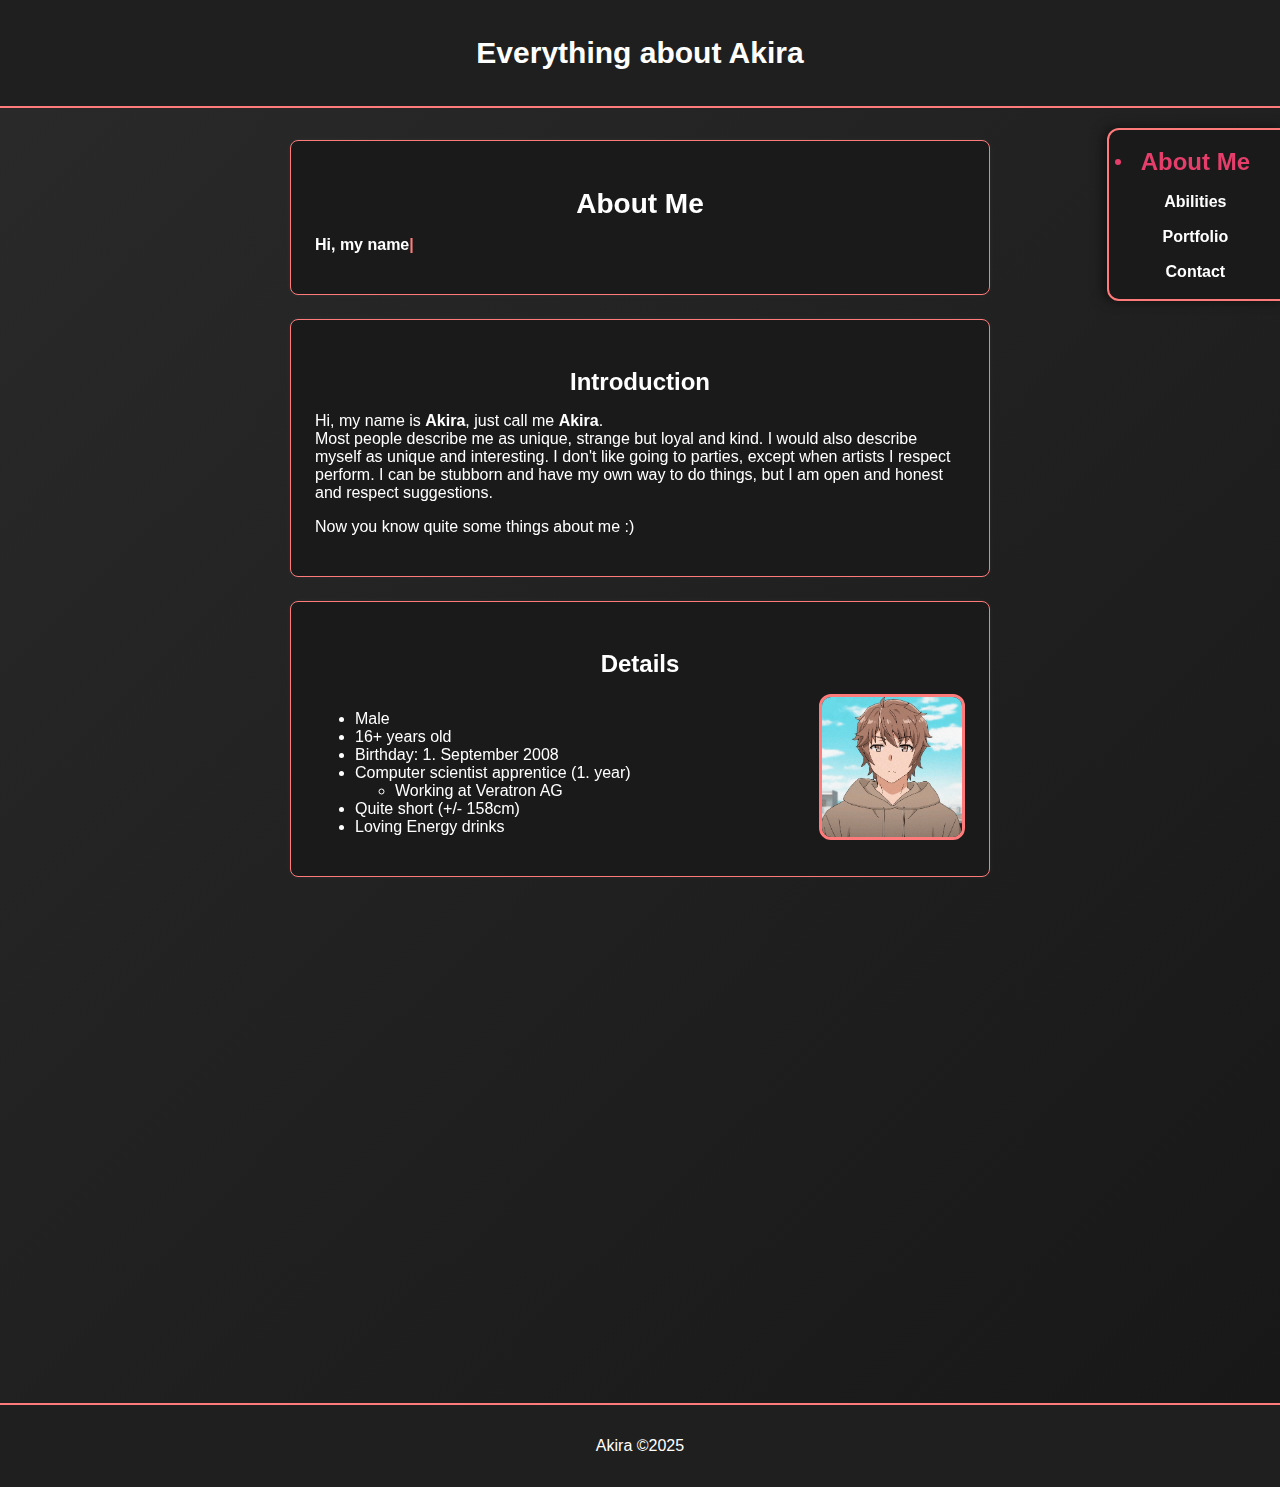
<file: index.html>
<!DOCTYPE html>
<html lang="en">
<head>
  <meta charset="UTF-8" />
  <meta name="viewport" content="width=device-width, initial-scale=1.0" />
  <title>Everything about Akira</title>
  <link rel="stylesheet" href="css/style.css" />
  <link href="https://unpkg.com/aos@2.3.1/dist/aos.css" rel="stylesheet">
</head>
<body class="page-loaded">
  <header data-aos="fade-down">
    <h1>Everything about Akira</h1>
  </header>

  <aside class="sidebar" data-aos="fade-left" data-aos-delay="200">
    <a href="index.html" class="active">About Me</a>
    <a href="abilities.html">Abilities</a>
    <a href="portfolio.html">Portfolio</a>
    <a href="contact.html">Contact</a>
  </aside>

  <main>
    <section class="box" data-aos="fade-up">
      <h2>About Me</h2>
      <p><span id="typed-text"></span><span id="cursor">|</span></p>
    </section>

    <section class="box" data-aos="fade-up" data-aos-delay="100">
      <h3>Introduction</h3>
      <p>Hi, my name is <strong>Akira</strong>, just call me <strong>Akira</strong>.<br>
      Most people describe me as unique, strange but loyal and kind. I would also describe myself as unique and interesting. I don't like going to parties, except when artists I respect perform. I can be stubborn and have my own way to do things, but I am open and honest and respect suggestions.</p>
      <p>Now you know quite some things about me :)</p>
    </section>

    <section class="box" data-aos="fade-up" data-aos-delay="200">
      <h3>Details</h3>
      <div class="details-flex">
        <ul>
          <li>Male</li>
          <li>16+ years old</li>
          <li>Birthday: 1. September 2008</li>
          <li>Computer scientist apprentice (1. year)
            <ul><li>Working at Veratron AG</li></ul>
          </li>
          <li>Quite short (+/- 158cm)</li>
          <li>Loving Energy drinks</li>
        </ul>
        <img src="assets/images/pfp.jpg" alt="Akira Avatar" class="profile-img" />
      </div>
    </section>

    <section class="box" data-aos="fade-up" data-aos-delay="300">
      <h3>Background</h3>
      <p>I was born in Spain, raised in Switzerland but my heart is in Japan. How come? My father comes from Spain, my mother is from Switzerland but for some reason I am attracted to Japan XD</p>
      <p>But right now I am living in <strong>Switzerland, St.Gallen</strong>.</p>
    </section>

    <section class="box" data-aos="fade-up" data-aos-delay="400">
      <h3>Hobbies</h3>
      <ol>
        <li><strong>Gaming:</strong> I love to game all day, everyday. I especially love games which are open world and let your creativity be free.</li>
        <li><strong>Coding:</strong> I love to code my own projects, especially with one good buddy which codes with me.</li>
        <li><strong>Music:</strong> While I don’t make music, I listen and enjoy music every day.</li>
      </ol>
    </section>
  </main>

  <footer>
    <p>Akira ©2025</p>
  </footer>

  <script src="js/main.js"></script>
  <script src="https://unpkg.com/aos@2.3.1/dist/aos.js"></script>
  <script>
    AOS.init({
      duration: 700,
      easing: 'ease-out-cubic',
      once: true
    });
  </script>
</body>
</html>
</file>
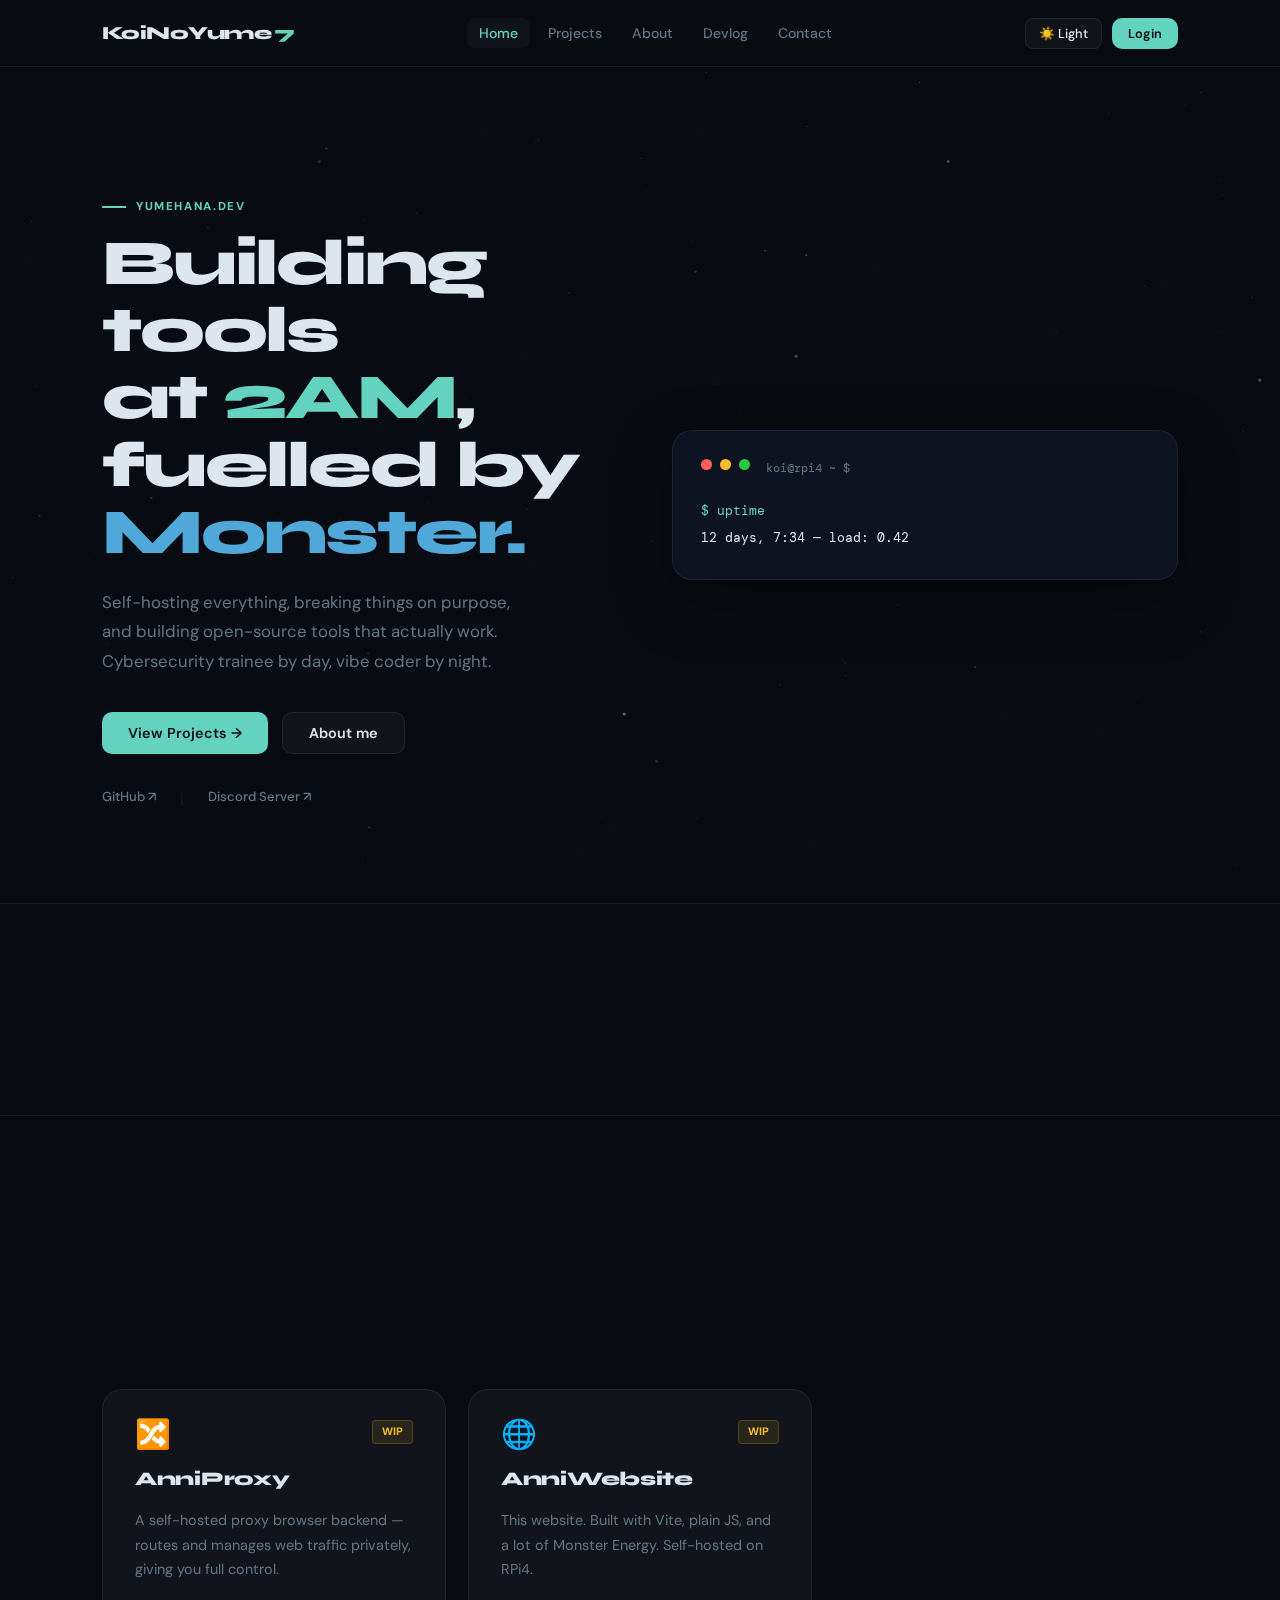
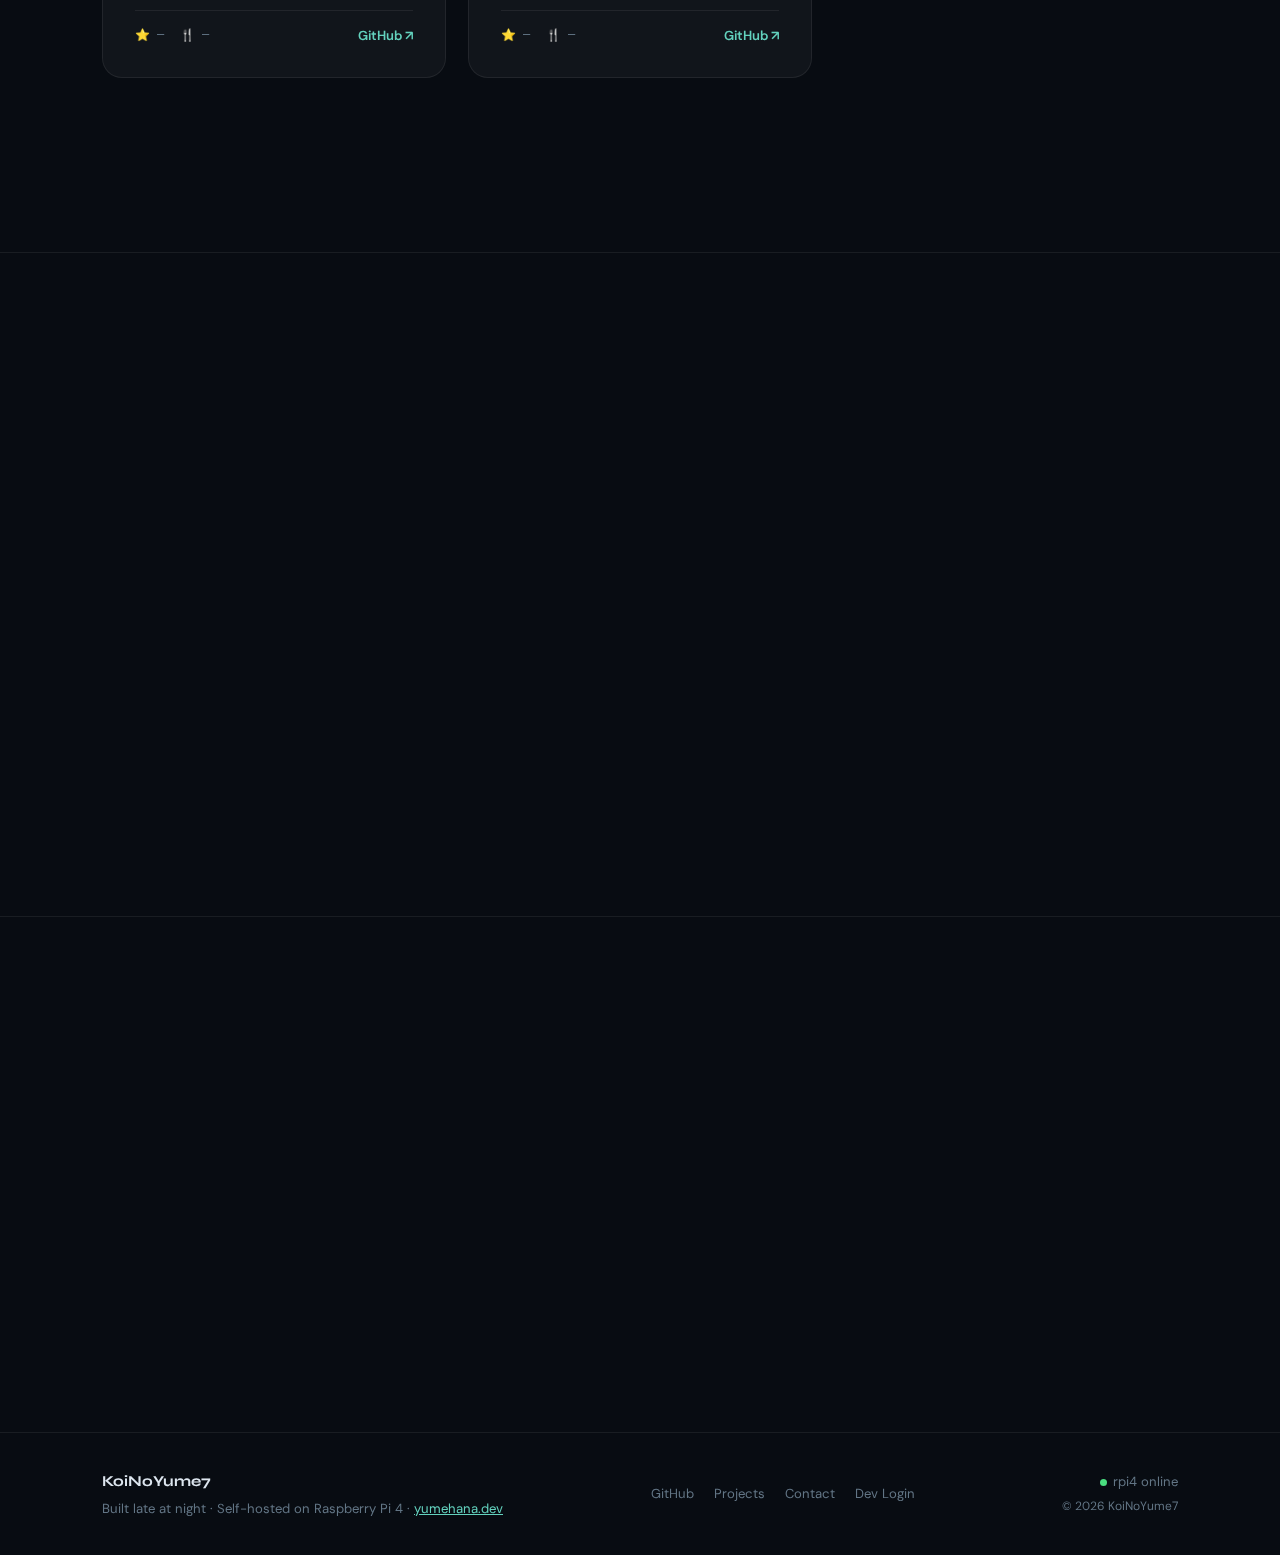
<file: client/index.html>
<!DOCTYPE html>
<html lang="en" data-theme="dark">
<head>
  <meta charset="UTF-8" />
  <meta name="viewport" content="width=device-width, initial-scale=1.0" />
  <meta name="description" content="KoiNoYume7 — self-hosted projects, open-source tools, and late-night builds." />
  <meta property="og:title" content="KoiNoYume7" />
  <meta property="og:description" content="Building tools that just work. Self-hosted on Raspberry Pi." />
  <meta property="og:url" content="https://yumehana.dev" />
  <title>KoiNoYume7</title>
  <link rel="icon" type="image/svg+xml" href="/favicon.svg" />
  <link rel="preconnect" href="https://fonts.googleapis.com" />
  <link rel="preconnect" href="https://fonts.gstatic.com" crossorigin />
  <link href="https://fonts.googleapis.com/css2?family=Syne:wght@400;600;700;800&family=DM+Sans:ital,opsz,wght@0,9..40,300;0,9..40,400;0,9..40,500;1,9..40,300&family=DM+Mono:wght@300;400;500&display=swap" rel="stylesheet" />
  <link rel="stylesheet" href="/src/styles/global.css" />
  <link rel="stylesheet" href="/src/styles/components.css" />
</head>
<body>
  <div id="cursor-dot"></div>
  <div id="cursor-ring"></div>
  <canvas id="star-canvas"></canvas>
  <div id="app">
    <div id="nav-root"></div>
    <main id="page-root"></main>
    <div id="footer-root"></div>
  </div>

  <!-- Easter egg overlay -->
  <div id="konami-overlay" class="hidden">
    <div class="konami-content">
      <div class="konami-ascii">
        ／(=^ ◡ ^=)＼<br/>
        <span>✦ you found the secret ✦</span>
      </div>
      <p>late night mode: <strong>activated</strong></p>
      <p class="konami-sub">↑↑↓↓←→←→BA — the classic.</p>
      <button id="konami-close">close &amp; vibe</button>
    </div>
  </div>

  <script type="module" src="/src/main.js"></script>
</body>
</html>
</file>
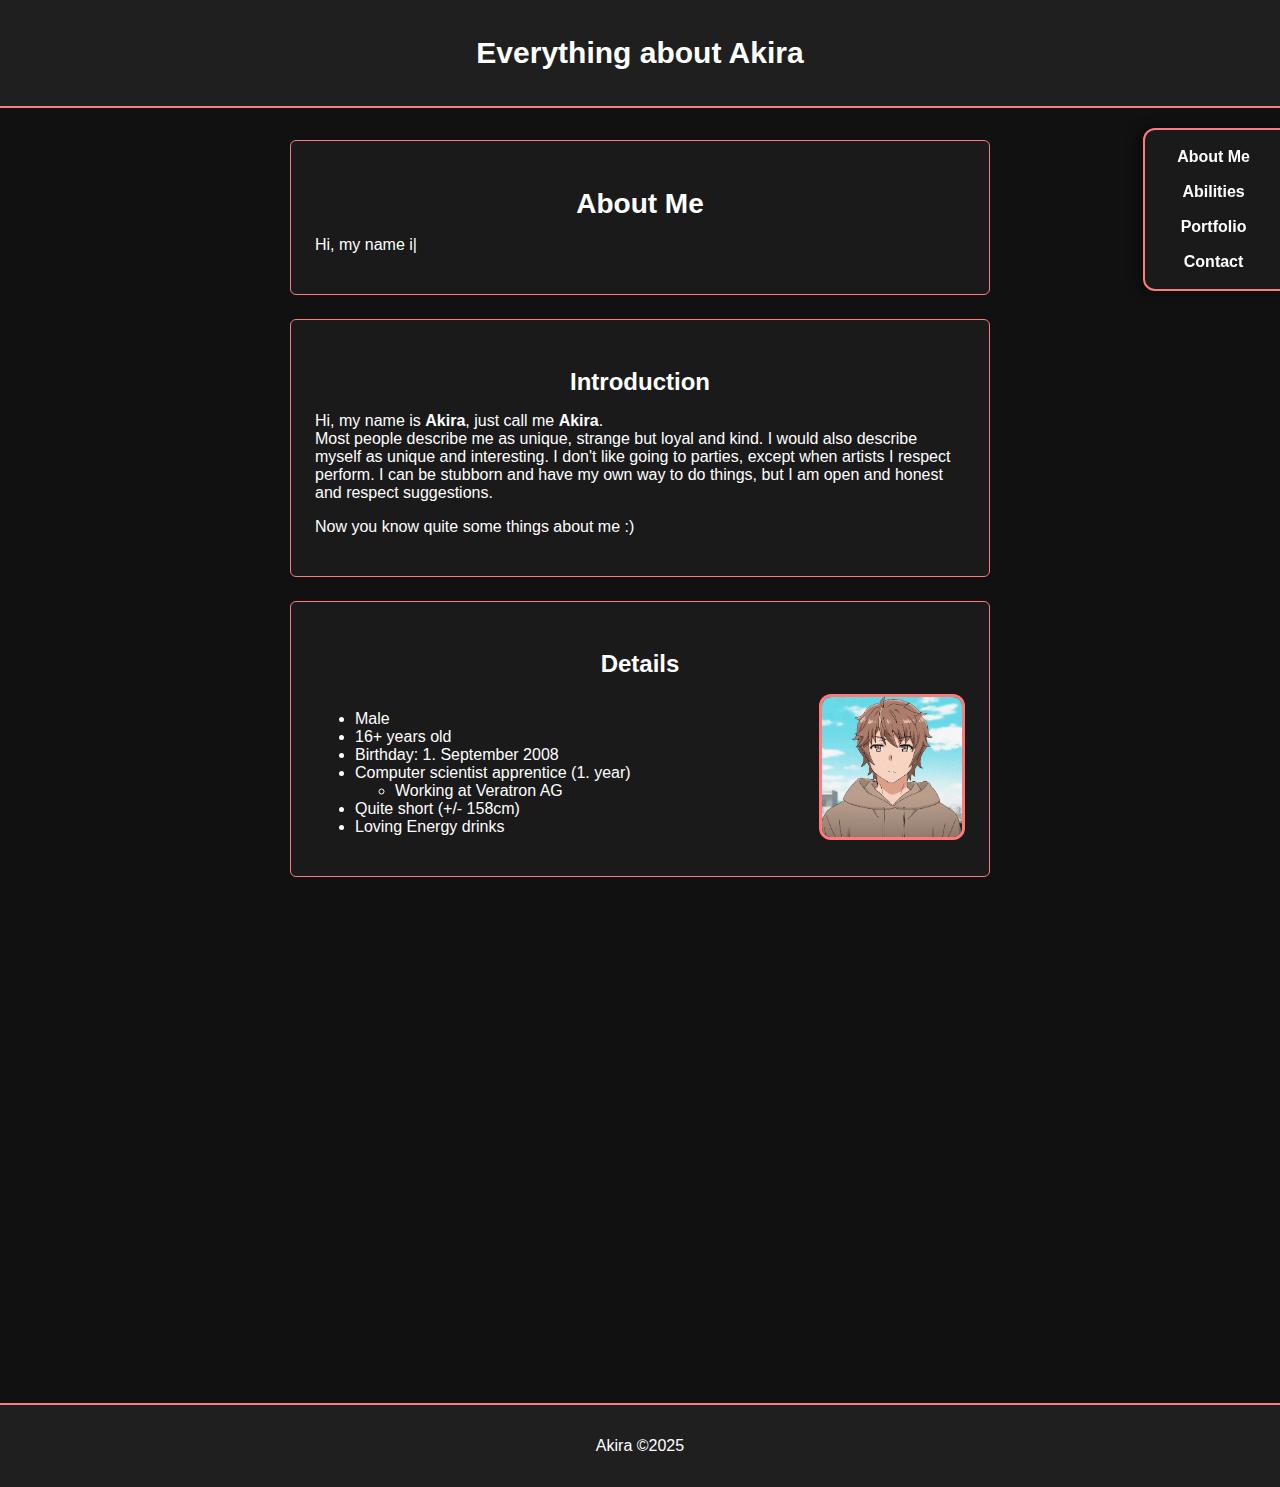
<file: public/index.html>
<!DOCTYPE html>
<html lang="en">
<head>
  <meta charset="UTF-8" />
  <meta name="viewport" content="width=device-width, initial-scale=1.0" />
  <title>Everything about Akira</title>
  <link rel="stylesheet" href="css/style.css" />
  <link href="https://unpkg.com/aos@2.3.1/dist/aos.css" rel="stylesheet">
</head>
<body class="page-loaded">
  <header data-aos="fade-down">
    <h1>Everything about Akira</h1>
  </header>

  <aside class="sidebar" data-aos="fade-left" data-aos-delay="200">
    <a href="index.html">About Me</a>
    <a href="abilities.html">Abilities</a>
    <a href="portfolio.html">Portfolio</a>
    <a href="contact.html">Contact</a>
  </aside>

  <main>
    <section class="box" data-aos="fade-up">
      <h2>About Me</h2>
      <p><span id="typed-text"></span><span id="cursor">|</span></p>
    </section>

    <section class="box" data-aos="fade-up" data-aos-delay="100">
      <h3>Introduction</h3>
      <p>Hi, my name is <strong>Akira</strong>, just call me <strong>Akira</strong>.<br>
      Most people describe me as unique, strange but loyal and kind. I would also describe myself as unique and interesting. I don't like going to parties, except when artists I respect perform. I can be stubborn and have my own way to do things, but I am open and honest and respect suggestions.</p>
      <p>Now you know quite some things about me :)</p>
    </section>

    <section class="box" data-aos="fade-up" data-aos-delay="200">
      <h3>Details</h3>
      <div class="details-flex">
        <ul>
          <li>Male</li>
          <li>16+ years old</li>
          <li>Birthday: 1. September 2008</li>
          <li>Computer scientist apprentice (1. year)
            <ul><li>Working at Veratron AG</li></ul>
          </li>
          <li>Quite short (+/- 158cm)</li>
          <li>Loving Energy drinks</li>
        </ul>
        <img src="assets/images/pfp.jpg" alt="Akira Avatar" class="profile-img" />
      </div>
    </section>

    <section class="box" data-aos="fade-up" data-aos-delay="300">
      <h3>Background</h3>
      <p>I was born in Spain, raised in Switzerland but my heart is in Japan. How come? My father comes from Spain, my mother is from Switzerland but for some reason I am attracted to Japan XD</p>
      <p>But right now I am living in <strong>Switzerland, St.Gallen</strong>.</p>
    </section>

    <section class="box" data-aos="fade-up" data-aos-delay="400">
      <h3>Hobbies</h3>
      <ol>
        <li><strong>Gaming:</strong> I love to game all day, everyday. I especially love games which are open world and let your creativity be free.</li>
        <li><strong>Coding:</strong> I love to code my own projects, especially with one good buddy which codes with me.</li>
        <li><strong>Music:</strong> While I don’t make music, I listen and enjoy music every day.</li>
      </ol>
    </section>
  </main>

  <footer>
    <p>Akira ©2025</p>
  </footer>

  <script src="js/main.js"></script>
  <script src="https://unpkg.com/aos@2.3.1/dist/aos.js"></script>
  <script>
    AOS.init({
      duration: 700,
      easing: 'ease-out-cubic',
      once: true
    });
  </script>
</body>
</html>
</file>
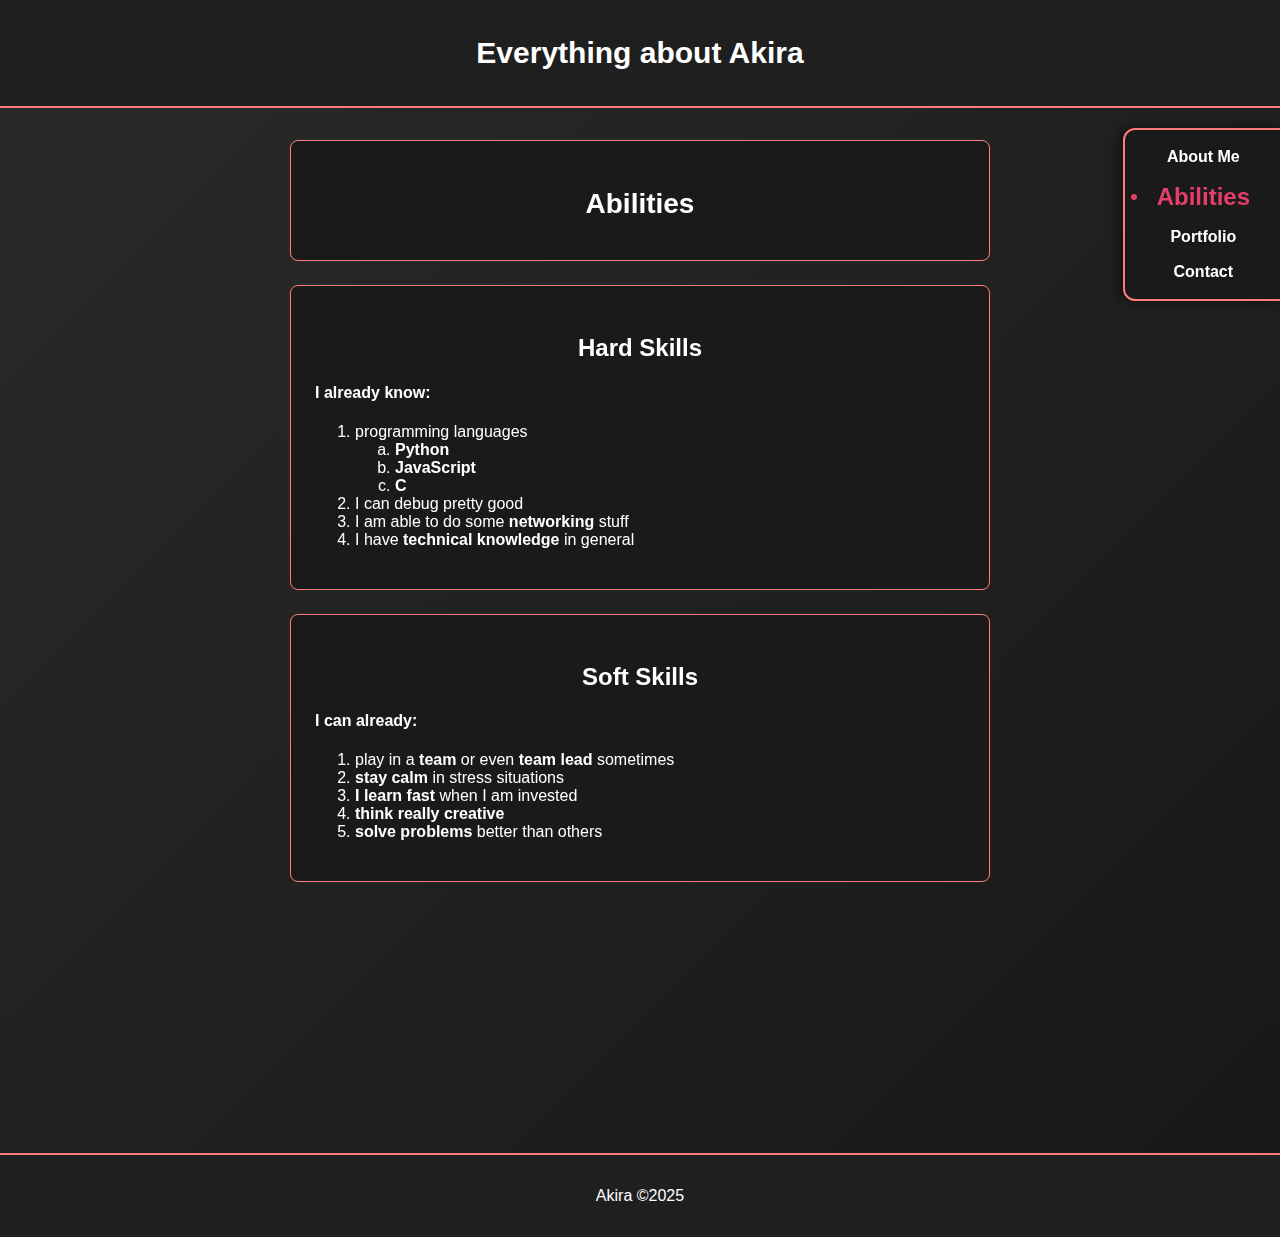
<file: abilities.html>
<!DOCTYPE html>
<html lang="en">
<head>
  <meta charset="UTF-8" />
  <meta name="viewport" content="width=device-width, initial-scale=1.0" />
  <title>Abilities - Akira</title>
  <link rel="stylesheet" href="css/style.css" />
  <link href="https://unpkg.com/aos@2.3.1/dist/aos.css" rel="stylesheet">
</head>
<body>
  <header data-aos="fade-down">
    <h1>Everything about Akira</h1>
  </header>

  <aside class="sidebar" data-aos="fade-left" data-aos-delay="200">
    <a href="index.html">About Me</a>
    <a href="abilities.html" class="active">Abilities</a>
    <a href="portfolio.html">Portfolio</a>
    <a href="contact.html">Contact</a>
  </aside>

  <main>
    <section class="box" data-aos="fade-up">
      <h2>Abilities</h2>
    </section>

    <section class="box" data-aos="fade-up" data-aos-delay="100">
      <h3>Hard Skills</h3>
      <h4>I already know:</h4>
      <ol>
        <li>programming languages
          <ol type="a">
            <li><strong>Python</strong></li>
            <li><strong>JavaScript</strong></li>
            <li><strong>C</strong></li>
          </ol>
        </li>
        <li>I can debug pretty good</li>
        <li>I am able to do some <strong>networking</strong> stuff</li>
        <li>I have <strong>technical knowledge</strong> in general</li>
      </ol>
    </section>

    <section class="box" data-aos="fade-up" data-aos-delay="200">
      <h3>Soft Skills</h3>
      <h4>I can already:</h4>
      <ol>
        <li>play in a <strong>team</strong> or even <strong>team lead</strong> sometimes</li>
        <li><strong>stay calm</strong> in stress situations</li>
        <li><strong>I learn fast</strong> when I am invested</li>
        <li><strong>think really creative</strong></li>
        <li><strong>solve problems</strong> better than others</li>
      </ol>
    </section>

    <section class="box" data-aos="fade-up" data-aos-delay="200">
      <h3>In progress</h3>
      <h4>I am learning:</h4>
      <ol>
        <li><strong>How to communicate</strong> properly</li>
        <li>Ask/speak a little <strong>more</strong></li>
      </ol>
    </section>
  </main>

  <footer>
    <p>Akira ©2025</p>
  </footer>

  <script src="js/main.js"></script>
  <script src="https://unpkg.com/aos@2.3.1/dist/aos.js"></script>
  <script>
    AOS.init({
      duration: 700,
      easing: 'ease-out-cubic',
      once: true
    });
  </script>
</body>
</html>
</file>
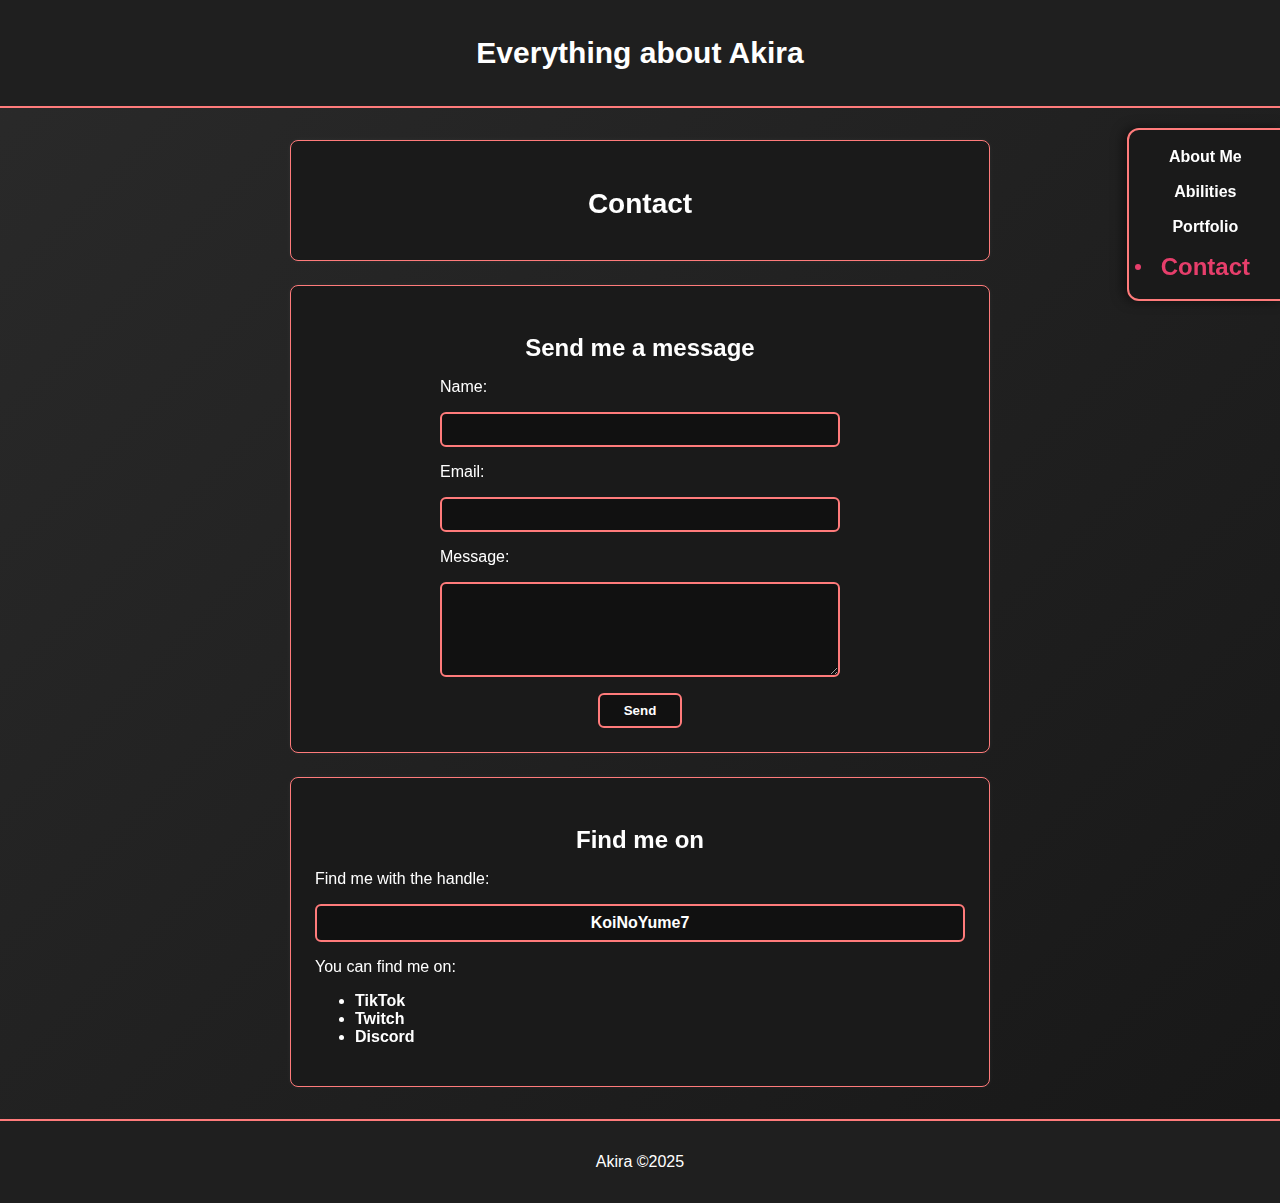
<file: contact.html>
<!DOCTYPE html>
<html lang="en">
<head>
  <meta charset="UTF-8" />
  <meta name="viewport" content="width=device-width, initial-scale=1.0" />
  <title>Contact - Akira</title>
  <link rel="stylesheet" href="css/style.css" />
  <link href="https://unpkg.com/aos@2.3.1/dist/aos.css" rel="stylesheet">
</head>
<body>
  <header data-aos="fade-down">
    <h1>Everything about Akira</h1>
  </header>

  <aside class="sidebar" data-aos="fade-left" data-aos-delay="200">
    <a href="index.html">About Me</a>
    <a href="abilities.html">Abilities</a>
    <a href="portfolio.html">Portfolio</a>
    <a href="contact.html" class="active">Contact</a>
  </aside>

  <main>
    <section class="box" data-aos="fade-up">
      <h2>Contact</h2>
    </section>

    <section class="box" data-aos="fade-up" data-aos-delay="100">
      <h3>Send me a message</h3>
      <form id="contact-form">
        <label for="name">Name:</label>
        <input type="text" id="name" name="name" required>

        <label for="email">Email:</label>
        <input type="email" id="email" name="email" required>

        <label for="message">Message:</label>
        <textarea id="message" name="message" rows="5" required></textarea>

        <button type="submit">Send</button>
      </form>
    </section>

    <section class="box" data-aos="fade-up" data-aos-delay="200">
      <h3>Find me on</h3>
      <p>Find me with the handle:</p>
      <div class="handle">KoiNoYume7</div>
      <p>You can find me on:</p>
      <ul>
        <li><strong>TikTok</strong></li>
        <li><strong>Twitch</strong></li>
        <li><strong>Discord</strong></li>
      </ul>
    </section>
  </main>

  <footer>
    <p>Akira ©2025</p>
  </footer>

  <script src="js/main.js"></script>
  <script src="https://unpkg.com/aos@2.3.1/dist/aos.js"></script>
  <script>
    AOS.init({
      duration: 700,
      easing: 'ease-out-cubic',
      once: true
    });
  </script>
</body>
</html>
</file>
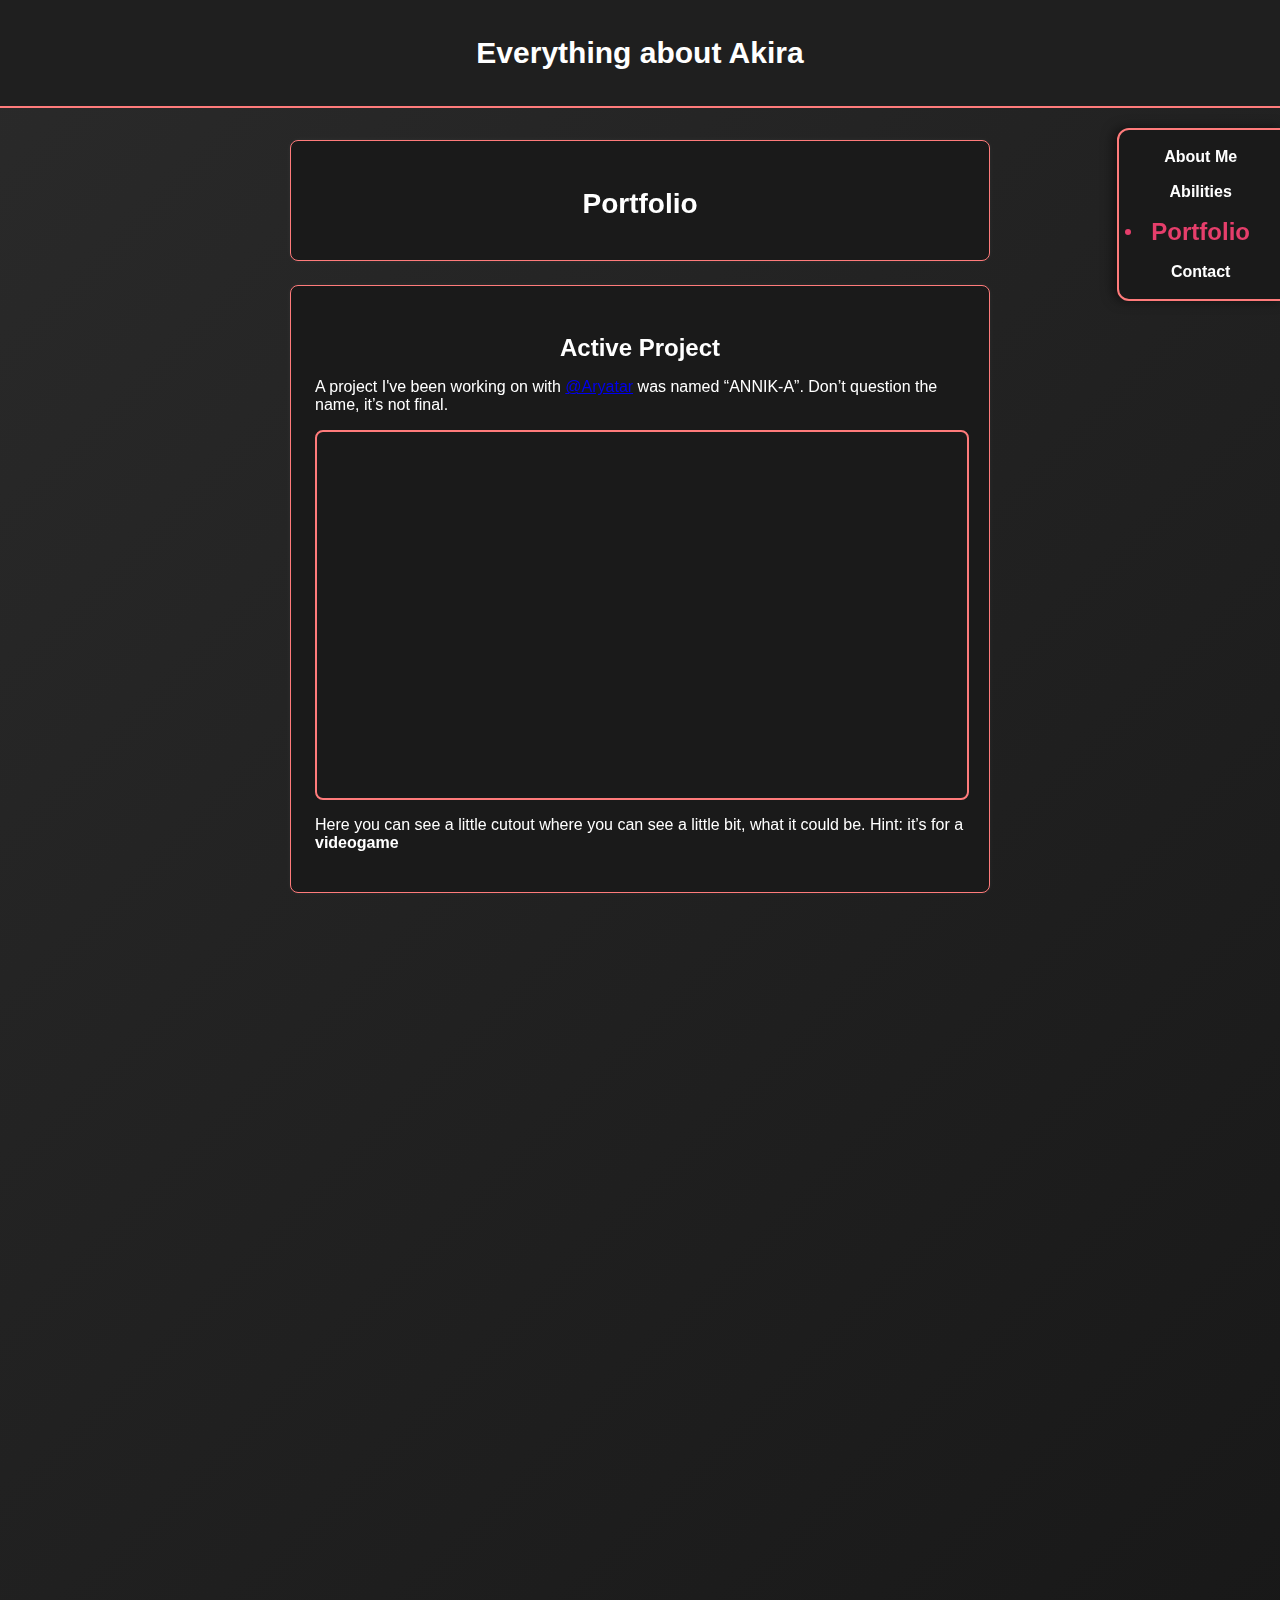
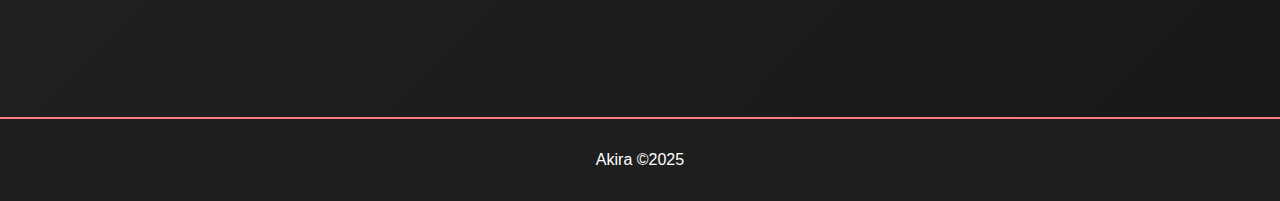
<file: portfolio.html>
<!DOCTYPE html>
<html lang="en">
<head>
  <meta charset="UTF-8" />
  <meta name="viewport" content="width=device-width, initial-scale=1.0" />
  <title>Portfolio - Akira</title>
  <link rel="stylesheet" href="css/style.css" />
  <link href="https://unpkg.com/aos@2.3.1/dist/aos.css" rel="stylesheet">
</head>
<body>
  <header data-aos="fade-down">
    <h1>Everything about Akira</h1>
  </header>

  <aside class="sidebar" data-aos="fade-left" data-aos-delay="200">
    <a href="index.html">About Me</a>
    <a href="abilities.html">Abilities</a>
    <a href="portfolio.html" class="active">Portfolio</a>
    <a href="contact.html">Contact</a>
  </aside>

  <main>
    <section class="box" data-aos="fade-up">
      <h2>Portfolio</h2>
    </section>

    <section class="box" data-aos="fade-up" data-aos-delay="100">
      <h3>Active Project</h3>
      <p>A project I've been working on with <a href="#">@Aryatar</a> was named “ANNIK-A”. Don’t question the name, it’s not final.</p>
      
      <iframe class="project-video" 
        src="https://www.youtube.com/embed/UqrFd18MdtM" 
        title="ANNIK-A Logparser Preview" 
        frameborder="0" 
        allow="accelerometer; autoplay; clipboard-write; encrypted-media; gyroscope; picture-in-picture" 
        allowfullscreen>
      </iframe>


      <p>Here you can see a little cutout where you can see a little bit, what it could be. Hint: it’s for a <strong>videogame</strong></p>
    </section>

    <section class="box" data-aos="fade-up" data-aos-delay="200">
      <h3>Finished Project</h3>
      <p>This is a Project named <strong>AnniNotes</strong>, a notes app made by yours sincerely. The special thing on it is, it works with <strong>sql</strong>, <strong>markdown</strong> and even AI to help me <strong>organize</strong> things.</p>
      <img src="assets/images/AnniNotes.png" alt="AnniNotes Screenshot" class="project-img" />
      <p>Here is how the <strong>app</strong> looks right now. The most things happen in the <strong>background</strong> and there is another window to actually <strong>search</strong> and <strong>manage</strong> the notes.</p>
    </section>

    <section class="box" data-aos="fade-up" data-aos-delay="300">
      <h3>Questions?</h3>
      <p>If you are interested, send me a message <a href="#">here</a></p>
    </section>
  </main>

  <footer>
    <p>Akira ©2025</p>
  </footer>

  <script src="js/main.js"></script>
  <script src="https://unpkg.com/aos@2.3.1/dist/aos.js"></script>
  <script>
    AOS.init({
      duration: 700,
      easing: 'ease-out-cubic',
      once: true
    });
  </script>

</body>
</html>
</file>
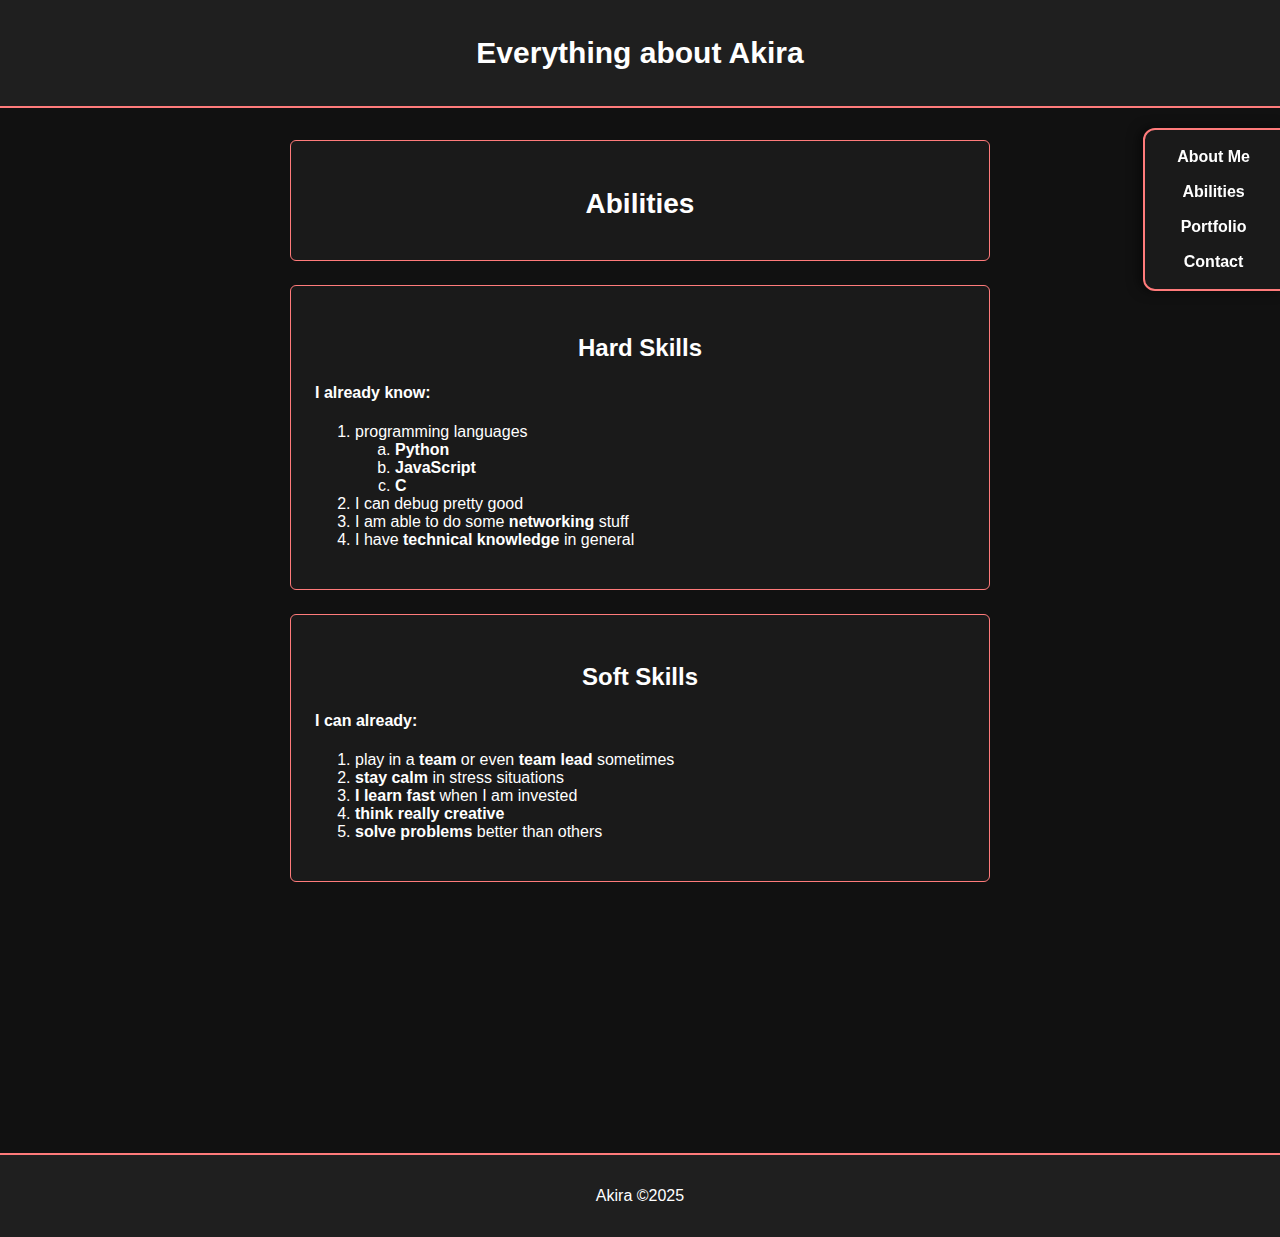
<file: public/abilities.html>
<!DOCTYPE html>
<html lang="en">
<head>
  <meta charset="UTF-8" />
  <meta name="viewport" content="width=device-width, initial-scale=1.0" />
  <title>Abilities - Akira</title>
  <link rel="stylesheet" href="css/style.css" />
  <link href="https://unpkg.com/aos@2.3.1/dist/aos.css" rel="stylesheet">
</head>
<body>
  <header data-aos="fade-down">
    <h1>Everything about Akira</h1>
  </header>

  <aside class="sidebar" data-aos="fade-left" data-aos-delay="200">
    <a href="index.html">About Me</a>
    <a href="abilities.html">Abilities</a>
    <a href="portfolio.html">Portfolio</a>
    <a href="contact.html">Contact</a>
  </aside>

  <main>
    <section class="box" data-aos="fade-up">
      <h2>Abilities</h2>
    </section>

    <section class="box" data-aos="fade-up" data-aos-delay="100">
      <h3>Hard Skills</h3>
      <h4>I already know:</h4>
      <ol>
        <li>programming languages
          <ol type="a">
            <li><strong>Python</strong></li>
            <li><strong>JavaScript</strong></li>
            <li><strong>C</strong></li>
          </ol>
        </li>
        <li>I can debug pretty good</li>
        <li>I am able to do some <strong>networking</strong> stuff</li>
        <li>I have <strong>technical knowledge</strong> in general</li>
      </ol>
    </section>

    <section class="box" data-aos="fade-up" data-aos-delay="200">
      <h3>Soft Skills</h3>
      <h4>I can already:</h4>
      <ol>
        <li>play in a <strong>team</strong> or even <strong>team lead</strong> sometimes</li>
        <li><strong>stay calm</strong> in stress situations</li>
        <li><strong>I learn fast</strong> when I am invested</li>
        <li><strong>think really creative</strong></li>
        <li><strong>solve problems</strong> better than others</li>
      </ol>
    </section>

    <section class="box" data-aos="fade-up" data-aos-delay="200">
      <h3>In progress</h3>
      <h4>I am learning:</h4>
      <ol>
        <li><strong>How to communicate</strong> properly</li>
        <li>Ask/speak a little <strong>more</strong></li>
      </ol>
    </section>
  </main>

  <footer>
    <p>Akira ©2025</p>
  </footer>

  <script src="js/main.js"></script>
  <script src="https://unpkg.com/aos@2.3.1/dist/aos.js"></script>
  <script>
    AOS.init({
      duration: 700,
      easing: 'ease-out-cubic',
      once: true
    });
  </script>
</body>
</html>
</file>
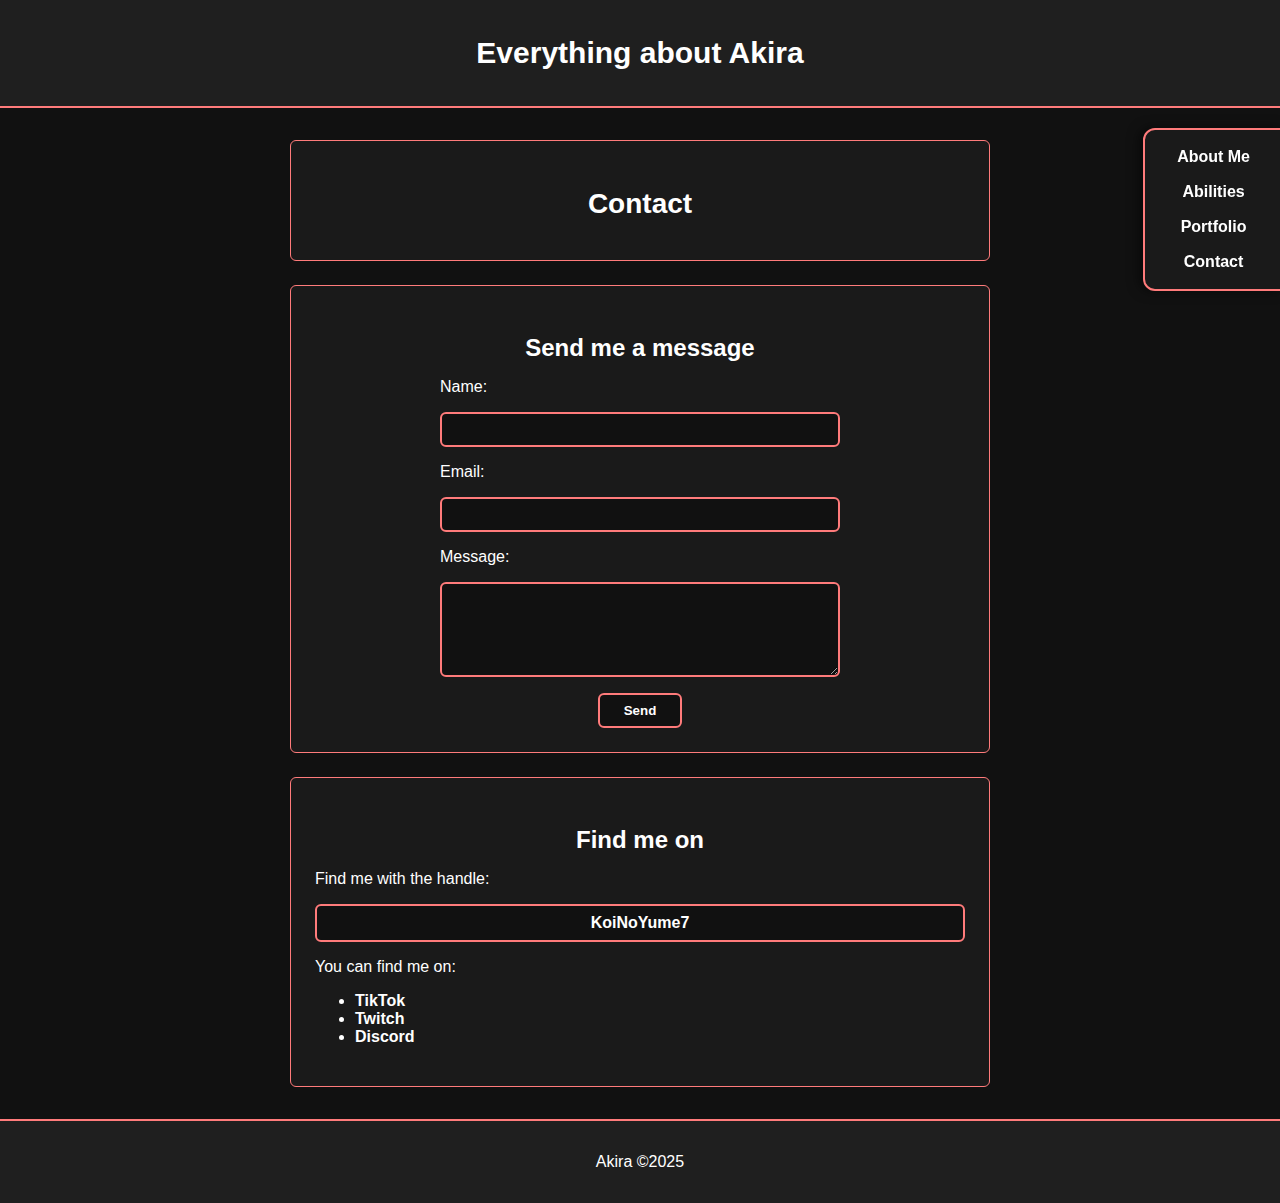
<file: public/contact.html>
<!DOCTYPE html>
<html lang="en">
<head>
  <meta charset="UTF-8" />
  <meta name="viewport" content="width=device-width, initial-scale=1.0" />
  <title>Contact - Akira</title>
  <link rel="stylesheet" href="css/style.css" />
</head>
<body>
  <header>
    <h1>Everything about Akira</h1>
  </header>

  <aside class="sidebar">
    <a href="index.html">About Me</a>
    <a href="abilities.html">Abilities</a>
    <a href="portfolio.html">Portfolio</a>
    <a href="contact.html">Contact</a>
  </aside>

  <main>
    <section class="box">
      <h2>Contact</h2>
    </section>

    <section class="box">
      <h3>Send me a message</h3>
      <form>
        <label for="name">Name:</label>
        <input type="text" id="name" name="name" required>

        <label for="email">Email:</label>
        <input type="email" id="email" name="email" required>

        <label for="message">Message:</label>
        <textarea id="message" name="message" rows="5" required></textarea>

        <button type="submit">Send</button>
      </form>
    </section>

    <section class="box">
      <h3>Find me on</h3>
      <p>Find me with the handle:</p>
      <div class="handle">KoiNoYume7</div>
      <p>You can find me on:</p>
      <ul>
        <li><strong>TikTok</strong></li>
        <li><strong>Twitch</strong></li>
        <li><strong>Discord</strong></li>
      </ul>
    </section>
  </main>

  <footer>
    <p>Akira ©2025</p>
  </footer>
</body>
</html>
</file>
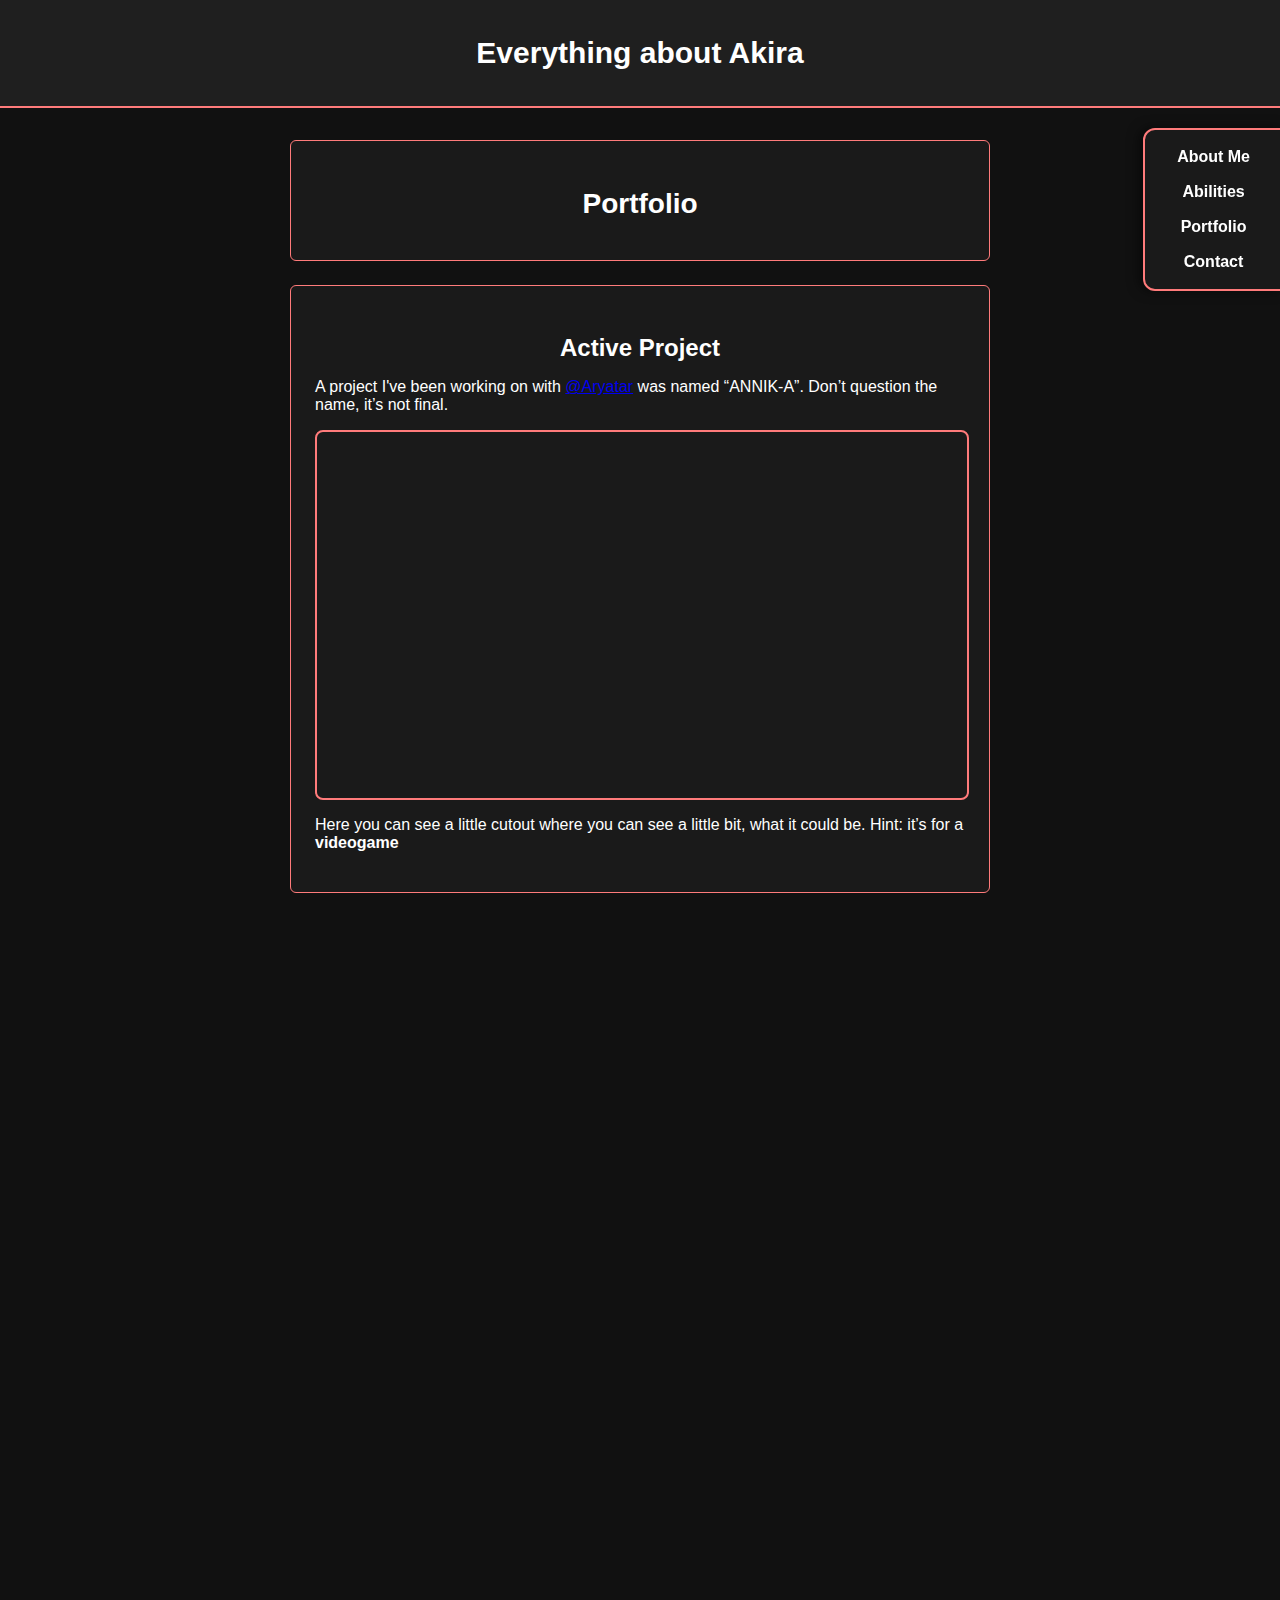
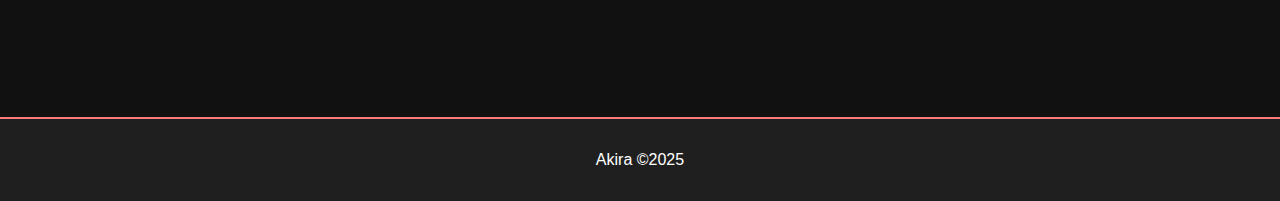
<file: public/portfolio.html>
<!DOCTYPE html>
<html lang="en">
<head>
  <meta charset="UTF-8" />
  <meta name="viewport" content="width=device-width, initial-scale=1.0" />
  <title>Portfolio - Akira</title>
  <link rel="stylesheet" href="css/style.css" />
  <link href="https://unpkg.com/aos@2.3.1/dist/aos.css" rel="stylesheet">
</head>
<body>
  <header data-aos="fade-down">
    <h1>Everything about Akira</h1>
  </header>

  <aside class="sidebar" data-aos="fade-left" data-aos-delay="200">
    <a href="index.html">About Me</a>
    <a href="abilities.html">Abilities</a>
    <a href="portfolio.html">Portfolio</a>
    <a href="contact.html">Contact</a>
  </aside>

  <main>
    <section class="box" data-aos="fade-up">
      <h2>Portfolio</h2>
    </section>

    <section class="box" data-aos="fade-up" data-aos-delay="100">
      <h3>Active Project</h3>
      <p>A project I've been working on with <a href="#">@Aryatar</a> was named “ANNIK-A”. Don’t question the name, it’s not final.</p>
      
      <iframe class="project-video" 
        src="https://www.youtube.com/embed/UqrFd18MdtM" 
        title="ANNIK-A Logparser Preview" 
        frameborder="0" 
        allow="accelerometer; autoplay; clipboard-write; encrypted-media; gyroscope; picture-in-picture" 
        allowfullscreen>
      </iframe>


      <p>Here you can see a little cutout where you can see a little bit, what it could be. Hint: it’s for a <strong>videogame</strong></p>
    </section>

    <section class="box" data-aos="fade-up" data-aos-delay="200">
      <h3>Finished Project</h3>
      <p>This is a Project named <strong>AnniNotes</strong>, a notes app made by yours sincerely. The special thing on it is, it works with <strong>sql</strong>, <strong>markdown</strong> and even AI to help me <strong>organize</strong> things.</p>
      <img src="assets/images/AnniNotes.png" alt="AnniNotes Screenshot" class="project-img" />
      <p>Here is how the <strong>app</strong> looks right now. The most things happen in the <strong>background</strong> and there is another window to actually <strong>search</strong> and <strong>manage</strong> the notes.</p>
    </section>

    <section class="box" data-aos="fade-up" data-aos-delay="300">
      <h3>Questions?</h3>
      <p>If you are interested, send me a message <a href="#">here</a></p>
    </section>
  </main>

  <footer>
    <p>Akira ©2025</p>
  </footer>

  <script src="js/main.js"></script>
  <script src="https://unpkg.com/aos@2.3.1/dist/aos.js"></script>
  <script>
    AOS.init({
      duration: 700,
      easing: 'ease-out-cubic',
      once: true
    });
  </script>

</body>
</html>
</file>
<file: css/style.css>
body {
  background: linear-gradient(-45deg, #0e0e0e, #1c1c1c, #111, #2a2a2a);
  background-size: 400% 400%;
  animation: bgwave 15s ease infinite;
  color: white;
  font-family: 'Segoe UI', sans-serif;
  font-size: 16px; /* Normal text size */
  margin: 0;
  padding: 0;
  opacity: 0;
  /* transform: translateY(20px); */
  transition: opacity 0.6s ease; 
}

body.page-loaded {
  opacity: 1;
  /* transform: translateY(0); */
}

/* Scrollbar Track */
::-webkit-scrollbar {
  width: 8px;
}

/* Scrollbar Thumb */
::-webkit-scrollbar-thumb {
  background: linear-gradient(135deg, #7b1e3a, #b1285e, #e63e6b);
  border-radius: 10px;
}

/* Scrollbar Track Background */
::-webkit-scrollbar-track {
  background: #1a1a1a;
}

#typed-text {
  font-weight: bold;
  white-space: nowrap;
  display: inline-block;
}

#cursor {
  display: inline-block;
  animation: blink 0.7s steps(2, start) infinite;
  color: #ff7b7b;
  font-weight: bold;
}

@keyframes blink {
  0%, 100% { opacity: 1; }
  50% { opacity: 0; }
}

@keyframes bgwave {
  0% { background-position: 0% 50%; }
  50% { background-position: 100% 50%; }
  100% { background-position: 0% 50%; }
}

.glitch {
  position: relative;
  color: white;
  animation: glitch 1s infinite;
}

h1 {
  font-size: 30px;
}

h2 {
  
  font-size: 28px;
}

h3 {
  font-size: 24px;
}

.box h3 {
  text-align: center;
  margin-bottom: 1rem;
}

.box h2 {
  text-align: center;
  margin-bottom: 1rem;
}

header {
  text-align: center;
  padding: 1rem;
  background-color: #1f1f1f;
  border-bottom: 2px solid #ff7b7b;
}

.sidebar {
  position: fixed;
  top: 8rem;
  right: -4px; /* MAGIC: moves the whole thing 4px off-screen */
  background-color: #1a1a1a;
  border: 2px solid #ff7b7b;
  border-radius: 12px 0 0 12px;
  padding: 0.75rem 1rem;
  display: flex;
  flex-direction: column;
  gap: 0.25rem;
  box-shadow: -4px 0 12px #00000080;
  transition: all 0.3s ease;
}

.sidebar a {
  padding: 0.4rem;
  font-size: 1rem;
  color: white;
  text-decoration: none;
  font-weight: bold;
  padding: 0.4rem 1rem;
  border-radius: 6px;
  transition: background 0.2s;
  text-align: center;
}

.sidebar a.active {
  color: #e63e6b;
  font-size: 1.5rem;
  font-weight: bold;
  position: relative;
  transition: color 0.3s ease;
}

.sidebar a.active::before {
  content: '';
  position: absolute;
  left: -10px;
  top: 50%;
  transform: translateY(-50%);
  width: 6px;
  height: 6px;
  background-color: #e63e6b;
  border-radius: 50%;
}

.sidebar a:hover {
  background: #ff7b7b;
  color: black;
}

@media (max-width: 700px) {
  .sidebar {
    position: relative;
    top: auto;
    right: auto;
    width: 100%;
    flex-direction: row;
    justify-content: space-around;
    border-radius: 0;
    border-left: none;
    border-right: none;
    padding: 0.5rem 0;
    margin-bottom: 1rem;
    box-shadow: none;
  }

  .sidebar a {
    padding: 0.4rem;
    font-size: 1rem;
  }
}


main {
  max-width: 700px;
  margin: 2rem auto;
  padding: 0 1rem;
}

.box {
  background-color: #1a1a1a;
  border: 1px solid #ff7b7b; 
  border-radius: 8px;
  padding: 1.5rem;
  margin: 1.5rem 0;
  box-shadow: 0 0 5px rgba(255, 255, 255, 0.05);
  position: relative;
  transition: transform 0.3s ease, box-shadow 0.3s ease;
  transform: translateZ(0);
  overflow: hidden;
}

.box::before {
  content: "";
  position: absolute;
  top: -2px;
  left: -2px;
  right: -2px;
  bottom: -2px;
  background: linear-gradient(135deg, #7b1e3a, #b1285e, #e63e6b);
  z-index: 0;
  opacity: 0;
  transition: opacity 0.3s ease;
  border-radius: 10px;
  filter: blur(5px);
}

.box:hover::before {
  opacity: 1;
}

.box:hover {
  background-color: #333 !important;
  transform: scale(1.02) !important;
}

.box > * {
  position: relative;
  z-index: 1;
}

.details-flex {
  display: flex;
  justify-content: space-between;
  align-items: flex-start;
  gap: 1rem;
}

.details-flex ul {
  flex: 1;
}

.profile-img {
  width: 100%;
  max-width: 140px;
  aspect-ratio: 1 / 1;
  object-fit: cover;
  border-radius: 12px;
  border: 3px solid #ff7b7b;
  transition: transform 0.2s ease-in-out;
}

footer {
  text-align: center;
  padding: 1rem;
  border-top: 2px solid #ff7b7b;
  background-color: #1f1f1f;
}

form {
  display: flex;
  flex-direction: column;
  gap: 1rem;
  max-width: 400px;
  margin: 0 auto;
}

input, textarea, button {
  background: #111;
  color: white;
  border: 2px solid #ff7b7b;
  border-radius: 6px;
  padding: 0.5rem;
  font-family: inherit;
}

button {
  cursor: pointer;
  width: fit-content;
  margin: 0 auto;
  padding: 0.5rem 1.5rem;
  font-weight: bold;
}

.handle {
  background: #111;
  border: 2px solid #ff7b7b;
  border-radius: 6px;
  padding: 0.5rem;
  text-align: center;
  font-weight: bold;
  margin: 0.5rem 0;
}

.project-video {
  width: 100%;
  max-width: 720px;
  aspect-ratio: 16 / 9;
  border: 2px solid #ff7b7b;
  border-radius: 8px;
  display: block;
  margin: 1rem auto;
}

.project-img {
  width: 100%;
  max-width: 500px;
  border: 2px solid #ff7b7b;
  border-radius: 8px;
  display: block;
  margin: 1rem auto;
}

.project-img-large {
  max-width: 720px;
}
</file>
<file: src/styles/components.css>
/* ── Buttons ── */
.btn {
  display: inline-flex; align-items: center; gap: 8px;
  padding: 11px 26px; border-radius: 10px;
  font-family: var(--font-body); font-size: 0.9rem; font-weight: 600;
  text-decoration: none; cursor: pointer; border: none;
  transition: all 0.22s cubic-bezier(.25,.8,.25,1);
  white-space: nowrap;
}
.btn-primary {
  background: var(--accent); color: #080c12;
}
.btn-primary:hover {
  filter: brightness(1.1); transform: translateY(-2px);
  box-shadow: 0 10px 28px rgba(99,210,190,0.35);
}
.btn-ghost {
  background: var(--surface); color: var(--text);
  border: 1px solid var(--border);
}
.btn-ghost:hover {
  background: var(--surface-h); border-color: var(--border-h);
  transform: translateY(-2px);
}
.btn-sm { padding: 7px 16px; font-size: 0.8rem; }

/* ── Cards ── */
.card {
  background: var(--surface);
  border: 1px solid var(--border);
  border-radius: var(--radius);
  padding: 28px 30px;
  backdrop-filter: blur(12px);
  transition: border-color 0.25s, transform 0.25s, box-shadow 0.25s;
}
.card:hover {
  border-color: var(--border-h);
  transform: translateY(-3px);
  box-shadow: var(--shadow);
}

/* ── Tags / Badges ── */
.tag {
  display: inline-flex; align-items: center;
  font-size: 0.72rem; font-weight: 700;
  padding: 3px 10px; border-radius: 5px;
  background: var(--accent-dim); color: var(--accent);
  border: 1px solid rgba(99,210,190,0.15);
  letter-spacing: 0.04em;
}
.tag-purple {
  background: rgba(167,139,250,0.1); color: var(--accent3);
  border-color: rgba(167,139,250,0.2);
}
.tag-blue {
  background: rgba(79,168,216,0.1); color: var(--accent2);
  border-color: rgba(79,168,216,0.2);
}
.badge-up   { background: rgba(74,222,128,0.1); color: var(--green); border: 1px solid rgba(74,222,128,0.2); font-size: 0.68rem; font-weight: 700; padding: 2px 9px; border-radius: 4px; }
.badge-wip  { background: rgba(251,191,36,0.1); color: var(--yellow); border: 1px solid rgba(251,191,36,0.2); font-size: 0.68rem; font-weight: 700; padding: 2px 9px; border-radius: 4px; }
.badge-down { background: rgba(248,113,113,0.1); color: var(--red); border: 1px solid rgba(248,113,113,0.2); font-size: 0.68rem; font-weight: 700; padding: 2px 9px; border-radius: 4px; }

/* ── Progress bar ── */
.prog-track { height: 5px; border-radius: 3px; background: var(--border); overflow: hidden; }
.prog-fill { height: 100%; border-radius: 3px; transition: width 1s cubic-bezier(.4,0,.2,1); }
.prog-green  { background: linear-gradient(90deg, #22c55e, #4ade80); }
.prog-blue   { background: linear-gradient(90deg, var(--accent), var(--accent2)); }
.prog-yellow { background: linear-gradient(90deg, #d97706, #fbbf24); }
.prog-red    { background: linear-gradient(90deg, #dc2626, #f87171); }

/* ── Nav ── */
#nav-root nav {
  position: sticky; top: 0; z-index: 500;
  border-bottom: 1px solid var(--border);
  background: rgba(8,12,18,0.75);
  backdrop-filter: blur(22px);
  -webkit-backdrop-filter: blur(22px);
  transition: background 0.35s;
}
[data-theme="light"] #nav-root nav { background: rgba(240,244,248,0.8); }
.nav-inner {
  height: 66px; display: flex; align-items: center; justify-content: space-between;
}
.nav-logo {
  font-family: var(--font-head); font-weight: 800; font-size: 1.15rem;
  letter-spacing: -0.03em; text-decoration: none; color: var(--text);
  display: flex; align-items: center; gap: 3px; cursor: pointer;
  user-select: none;
}
.nav-logo .logo-dot { color: var(--accent); transition: transform 0.2s; }
.nav-logo:hover .logo-dot { transform: rotate(90deg); }
.nav-links {
  display: flex; align-items: center; gap: 6px;
}
.nav-link {
  color: var(--muted); text-decoration: none; font-size: 0.88rem;
  font-weight: 500; padding: 6px 12px; border-radius: 8px;
  transition: color 0.2s, background 0.2s; cursor: pointer; border: none; background: none;
  font-family: var(--font-body);
}
.nav-link:hover, .nav-link.active { color: var(--text); background: var(--surface); }
.nav-link.active { color: var(--accent); }
.nav-actions { display: flex; align-items: center; gap: 10px; margin-left: 8px; }
.theme-toggle {
  background: var(--surface); border: 1px solid var(--border); color: var(--text);
  cursor: pointer; border-radius: 8px; padding: 6px 13px;
  font-size: 0.8rem; font-family: var(--font-body); font-weight: 500;
  transition: all 0.2s; display: flex; align-items: center; gap: 6px;
}
.theme-toggle:hover { background: var(--surface-h); border-color: var(--border-h); }
.nav-hamburger {
  display: none; background: var(--surface); border: 1px solid var(--border);
  color: var(--text); padding: 7px 10px; border-radius: 8px; cursor: pointer;
  font-size: 1.1rem;
}
@media (max-width: 768px) {
  .nav-links { display: none; }
  .nav-hamburger { display: flex; }
  .nav-links.open {
    display: flex; flex-direction: column; position: absolute;
    top: 66px; left: 0; right: 0; background: var(--bg2);
    border-bottom: 1px solid var(--border); padding: 12px 18px;
    gap: 4px; z-index: 400;
  }
}

/* ── Footer ── */
#footer-root footer {
  border-top: 1px solid var(--border);
  padding: 36px 0; color: var(--muted); font-size: 0.82rem;
}
.footer-inner {
  display: flex; align-items: center; justify-content: space-between;
  flex-wrap: wrap; gap: 16px;
}
.footer-left { display: flex; flex-direction: column; gap: 4px; }
.footer-brand { font-family: var(--font-head); font-weight: 700; color: var(--text); font-size: 0.95rem; }
.footer-links { display: flex; gap: 20px; flex-wrap: wrap; }
.footer-links a { text-decoration: none; transition: color 0.2s; }
.footer-links a:hover { color: var(--accent); }
.footer-right { text-align: right; }
.footer-status-dot {
  display: inline-block; width: 7px; height: 7px; border-radius: 50%;
  background: var(--green); margin-right: 6px;
  animation: pulse 2s infinite;
}
@keyframes pulse { 0%,100%{opacity:1} 50%{opacity:0.4} }

/* ── Skill bar ── */
.skill-item { margin-bottom: 18px; }
.skill-header { display: flex; justify-content: space-between; font-size: 0.82rem; margin-bottom: 6px; font-weight: 500; }
.skill-pct { color: var(--muted); font-family: var(--font-mono); }

/* ── Project card ── */
.project-card {
  background: var(--surface); border: 1px solid var(--border);
  border-radius: var(--radius-lg); padding: 30px 32px;
  display: flex; flex-direction: column; gap: 14px;
  text-decoration: none; color: inherit; position: relative; overflow: hidden;
  transition: all 0.28s cubic-bezier(.25,.8,.25,1);
}
.project-card::before {
  content: ''; position: absolute; inset: 0; border-radius: inherit;
  background: radial-gradient(500px circle at var(--mx,50%) var(--my,50%), rgba(99,210,190,0.07), transparent 60%);
  opacity: 0; transition: opacity 0.3s;
}
.project-card:hover { border-color: var(--border-h); transform: translateY(-5px); box-shadow: var(--shadow); }
.project-card:hover::before { opacity: 1; }
.pc-top { display: flex; justify-content: space-between; align-items: flex-start; }
.pc-icon { font-size: 1.8rem; line-height: 1; }
.pc-title { font-family: var(--font-head); font-size: 1.2rem; font-weight: 800; letter-spacing: -0.015em; }
.pc-desc { color: var(--muted); font-size: 0.9rem; line-height: 1.7; flex: 1; }
.pc-tags { display: flex; flex-wrap: wrap; gap: 7px; }
.pc-footer { display: flex; align-items: center; justify-content: space-between; padding-top: 14px; border-top: 1px solid var(--border); }
.pc-stats { display: flex; gap: 16px; font-family: var(--font-mono); font-size: 0.75rem; color: var(--muted); }
.pc-stat { display: flex; align-items: center; gap: 5px; }
.pc-link { font-size: 0.82rem; font-weight: 600; color: var(--accent); text-decoration: none; display: flex; align-items: center; gap: 5px; transition: gap 0.2s; }
.pc-link:hover { gap: 9px; }

/* ── Blog card ── */
.blog-card {
  background: var(--surface); border: 1px solid var(--border);
  border-radius: var(--radius); padding: 26px 28px;
  text-decoration: none; color: inherit; display: block;
  transition: all 0.25s;
}
.blog-card:hover { border-color: var(--border-h); transform: translateY(-3px); box-shadow: var(--shadow); }
.blog-date { font-family: var(--font-mono); font-size: 0.72rem; color: var(--muted); margin-bottom: 10px; }
.blog-title { font-family: var(--font-head); font-size: 1.1rem; font-weight: 700; margin-bottom: 8px; letter-spacing: -0.01em; }
.blog-excerpt { color: var(--muted); font-size: 0.87rem; line-height: 1.65; }
.blog-tags { margin-top: 14px; display: flex; gap: 7px; flex-wrap: wrap; }

/* ── Contact form ── */
.form-group { margin-bottom: 20px; }
.form-label { display: block; font-size: 0.82rem; font-weight: 600; margin-bottom: 8px; color: var(--text-soft); }
.form-input, .form-textarea {
  width: 100%; background: var(--surface); border: 1px solid var(--border);
  border-radius: 10px; padding: 12px 16px; color: var(--text);
  font-family: var(--font-body); font-size: 0.9rem; transition: border-color 0.2s;
  outline: none; resize: vertical;
}
.form-input:focus, .form-textarea:focus { border-color: var(--border-h); }
.form-textarea { min-height: 130px; }

/* ── Auth / Login ── */
.oauth-btn {
  width: 100%; display: flex; align-items: center; justify-content: center; gap: 12px;
  padding: 13px 20px; border-radius: 11px; font-size: 0.92rem; font-weight: 600;
  font-family: var(--font-body); cursor: pointer; border: 1px solid var(--border);
  background: var(--surface); color: var(--text); transition: all 0.22s;
  text-decoration: none; margin-bottom: 12px;
}
.oauth-btn:hover { background: var(--surface-h); border-color: var(--border-h); transform: translateY(-2px); }
.oauth-github { border-color: rgba(255,255,255,0.15); }
.oauth-discord { border-color: rgba(88,101,242,0.4); }
.oauth-discord:hover { border-color: rgba(88,101,242,0.7); background: rgba(88,101,242,0.08); }
.oauth-google { border-color: rgba(234,67,53,0.3); }
.oauth-google:hover { border-color: rgba(234,67,53,0.6); background: rgba(234,67,53,0.07); }

/* ── Status widgets ── */
.uptime-badge {
  display: inline-flex; align-items: center; gap: 7px;
  background: rgba(74,222,128,0.08); border: 1px solid rgba(74,222,128,0.2);
  border-radius: 50px; padding: 5px 14px; font-size: 0.78rem; font-weight: 600; color: var(--green);
}
</file>
<file: public/css/style.css>
body {
  background-color: #111;
  color: white;
  font-family: 'Segoe UI', sans-serif;
  font-size: 16px; /* Normal text size */
  margin: 0;
  padding: 0;
}

h1 {
  font-size: 30px;
}

h2 {
  
  font-size: 28px;
}

h3 {
  font-size: 24px;
}

.box h3 {
  text-align: center;
  margin-bottom: 1rem;
}

.box h2 {
  text-align: center;
  margin-bottom: 1rem;
}

header {
  text-align: center;
  padding: 1rem;
  background-color: #1f1f1f;
  border-bottom: 2px solid #ff7b7b;
}

.sidebar {
  position: fixed;
  top: 8rem;
  right: -4px; /* MAGIC: moves the whole thing 4px off-screen */
  background-color: #1a1a1a;
  border: 2px solid #ff7b7b;
  border-radius: 12px 0 0 12px;
  padding: 0.75rem 1rem;
  display: flex;
  flex-direction: column;
  gap: 0.25rem;
  box-shadow: -4px 0 12px #00000080;
  transition: all 0.3s ease;
}

.sidebar a {
  padding: 0.4rem;
  font-size: 1rem;
  color: white;
  text-decoration: none;
  font-weight: bold;
  padding: 0.4rem 1rem;
  border-radius: 6px;
  transition: background 0.2s;
  text-align: center;
}

.sidebar a:hover {
  background: #ff7b7b;
  color: black;
}

@media (max-width: 700px) {
  .sidebar {
    position: relative;
    top: auto;
    right: auto;
    width: 100%;
    flex-direction: row;
    justify-content: space-around;
    border-radius: 0;
    border-left: none;
    border-right: none;
    padding: 0.5rem 0;
    margin-bottom: 1rem;
    box-shadow: none;
  }

  .sidebar a {
    padding: 0.4rem;
    font-size: 1rem;
  }
}


main {
  max-width: 700px;
  margin: 2rem auto;
  padding: 0 1rem;
}

.box {
  background-color: #1a1a1a;
  border: 1px solid #ff7b7b;
  border-radius: 6px;
  padding: 1.5rem;
  margin-bottom: 1.5rem;
}

.details-flex {
  display: flex;
  justify-content: space-between;
  align-items: flex-start;
  gap: 1rem;
}

.details-flex ul {
  flex: 1;
}

.profile-img {
  width: 100%;
  max-width: 140px;
  aspect-ratio: 1 / 1;
  object-fit: cover;
  border-radius: 12px;
  border: 3px solid #ff7b7b;
  transition: transform 0.2s ease-in-out;
}

footer {
  text-align: center;
  padding: 1rem;
  border-top: 2px solid #ff7b7b;
  background-color: #1f1f1f;
}

form {
  display: flex;
  flex-direction: column;
  gap: 1rem;
  max-width: 400px;
  margin: 0 auto;
}

input, textarea, button {
  background: #111;
  color: white;
  border: 2px solid #ff7b7b;
  border-radius: 6px;
  padding: 0.5rem;
  font-family: inherit;
}

button {
  cursor: pointer;
  width: fit-content;
  margin: 0 auto;
  padding: 0.5rem 1.5rem;
  font-weight: bold;
}

.handle {
  background: #111;
  border: 2px solid #ff7b7b;
  border-radius: 6px;
  padding: 0.5rem;
  text-align: center;
  font-weight: bold;
  margin: 0.5rem 0;
}

.project-video {
  width: 100%;
  max-width: 720px;
  aspect-ratio: 16 / 9;
  border: 2px solid #ff7b7b;
  border-radius: 8px;
  display: block;
  margin: 1rem auto;
}

.project-img {
  width: 100%;
  max-width: 500px;
  border: 2px solid #ff7b7b;
  border-radius: 8px;
  display: block;
  margin: 1rem auto;
}

.project-img-large {
  max-width: 720px;
}
</file>
<file: src/styles/global.css>
/* ── Reset ── */
*, *::before, *::after { box-sizing: border-box; margin: 0; padding: 0; }
html { scroll-behavior: smooth; }
img, video { max-width: 100%; display: block; }
a { color: inherit; }

/* ── Fonts ── */
:root {
  --font-head: 'Syne', sans-serif;
  --font-body: 'DM Sans', sans-serif;
  --font-mono: 'DM Mono', monospace;
}

/* ── Dark theme (default) ── */
:root, [data-theme="dark"] {
  --bg:           #080c12;
  --bg2:          #0d1320;
  --bg3:          #111927;
  --surface:      rgba(255,255,255,0.04);
  --surface-h:    rgba(255,255,255,0.07);
  --border:       rgba(255,255,255,0.07);
  --border-h:     rgba(99,210,190,0.35);
  --text:         #dde6ef;
  --text-soft:    #b0bec8;
  --muted:        #627585;
  --accent:       #63d2be;
  --accent2:      #4fa8d8;
  --accent3:      #a78bfa;
  --accent-dim:   rgba(99,210,190,0.1);
  --green:        #4ade80;
  --yellow:       #fbbf24;
  --red:          #f87171;
  --radius:       14px;
  --radius-lg:    20px;
  --shadow:       0 20px 60px rgba(0,0,0,0.4);
}

/* ── Light theme ── */
[data-theme="light"] {
  --bg:           #f0f4f8;
  --bg2:          #e4eaf2;
  --bg3:          #dde4ed;
  --surface:      rgba(255,255,255,0.75);
  --surface-h:    rgba(255,255,255,0.95);
  --border:       rgba(0,0,0,0.08);
  --border-h:     rgba(99,210,190,0.5);
  --text:         #131e2b;
  --text-soft:    #2d3f52;
  --muted:        #5a6e80;
  --accent-dim:   rgba(99,210,190,0.15);
  --shadow:       0 20px 60px rgba(0,0,0,0.1);
}

/* ── Body ── */
body {
  background: var(--bg);
  color: var(--text);
  font-family: var(--font-body);
  font-size: 16px;
  line-height: 1.65;
  overflow-x: hidden;
  transition: background 0.35s, color 0.35s;
  cursor: none;
}

/* ── Starfield canvas ── */
#star-canvas {
  position: fixed; inset: 0; z-index: 0;
  pointer-events: none; opacity: 0.5;
  transition: opacity 0.5s;
}
[data-theme="light"] #star-canvas { opacity: 0.08; }

/* ── Custom cursor ── */
#cursor-dot {
  position: fixed; width: 6px; height: 6px;
  background: var(--accent); border-radius: 50%;
  pointer-events: none; z-index: 9999;
  transform: translate(-50%, -50%);
  transition: background 0.2s;
}
#cursor-ring {
  position: fixed; width: 28px; height: 28px;
  border: 1.5px solid var(--accent); border-radius: 50%;
  pointer-events: none; z-index: 9998;
  transform: translate(-50%, -50%);
  transition: width 0.2s, height 0.2s, border-color 0.2s, opacity 0.2s;
  opacity: 0.5;
}
body.cursor-hover #cursor-ring {
  width: 42px; height: 42px; opacity: 0.8;
  border-color: var(--accent2);
}
@media (hover: none) {
  #cursor-dot, #cursor-ring { display: none; }
  body { cursor: auto; }
}

/* ── Layout ── */
.wrap {
  position: relative; z-index: 1;
  max-width: 1140px; margin: 0 auto; padding: 0 32px;
}
@media (max-width: 600px) { .wrap { padding: 0 18px; } }

/* ── Scrollbar ── */
::-webkit-scrollbar { width: 6px; }
::-webkit-scrollbar-track { background: var(--bg); }
::-webkit-scrollbar-thumb { background: var(--border-h); border-radius: 3px; }

/* ── Section spacing ── */
.section { padding: 96px 0; }
.section-sm { padding: 60px 0; }

/* ── Section header ── */
.section-eyebrow {
  font-size: 0.72rem; font-weight: 700; letter-spacing: 0.14em;
  text-transform: uppercase; color: var(--accent);
  display: flex; align-items: center; gap: 10px; margin-bottom: 14px;
}
.section-eyebrow::before {
  content: ''; width: 24px; height: 2px; background: var(--accent);
}
.section-title {
  font-family: var(--font-head); font-size: clamp(1.9rem, 3.5vw, 2.8rem);
  font-weight: 800; letter-spacing: -0.03em; line-height: 1.1; margin-bottom: 16px;
}
.section-sub { color: var(--muted); max-width: 520px; font-size: 1rem; line-height: 1.7; }

/* ── Divider ── */
.divider { border: none; border-top: 1px solid var(--border); }

/* ── Konami overlay ── */
#konami-overlay {
  position: fixed; inset: 0; z-index: 10000;
  background: rgba(8,12,18,0.96);
  backdrop-filter: blur(20px);
  display: flex; align-items: center; justify-content: center;
  transition: opacity 0.3s;
  pointer-events: all;
  cursor: auto;  /* BUG FIX 3: restore system cursor inside overlay */
}
#konami-overlay.hidden { display: none; pointer-events: none; }
.konami-content {
  text-align: center; max-width: 460px; padding: 48px;
  border: 1px solid var(--border-h);
  border-radius: var(--radius-lg);
  background: var(--surface);
  animation: popIn 0.4s cubic-bezier(.34,1.56,.64,1);
}
@keyframes popIn {
  from { transform: scale(0.8); opacity: 0; }
  to   { transform: scale(1); opacity: 1; }
}
.konami-ascii {
  font-family: var(--font-mono); font-size: 2.2rem;
  color: var(--accent); margin-bottom: 20px; line-height: 1.4;
}
.konami-ascii span { font-size: 0.75rem; display: block; letter-spacing: 0.15em; margin-top: 4px; }
.konami-content p { color: var(--text-soft); margin-bottom: 8px; }
.konami-sub { font-size: 0.8rem; color: var(--muted) !important; font-family: var(--font-mono); }
#konami-close {
  margin-top: 24px; background: var(--accent); color: #080c12;
  border: none; border-radius: 10px; padding: 10px 28px;
  font-family: var(--font-body); font-weight: 700; font-size: 0.9rem;
  cursor: pointer; transition: filter 0.2s;
}
#konami-close:hover { filter: brightness(1.1); }

/* ── Page transitions ── */
#page-root { min-height: 80vh; }
.page-enter {
  animation: pageIn 0.4s cubic-bezier(.25,.8,.25,1) forwards;
}
@keyframes pageIn {
  from { opacity: 0; transform: translateY(16px); }
  to   { opacity: 1; transform: translateY(0); }
}

/* ── Fade-up reveal ── */
.reveal {
  opacity: 0; transform: translateY(28px);
  transition: opacity 0.65s cubic-bezier(.25,.8,.25,1), transform 0.65s cubic-bezier(.25,.8,.25,1);
}
.reveal.visible { opacity: 1; transform: none; }

/* ── Toast ── */
#toast {
  position: fixed; bottom: 28px; left: 50%; transform: translateX(-50%) translateY(80px);
  background: var(--bg3); border: 1px solid var(--border-h);
  color: var(--text); padding: 12px 24px; border-radius: 50px;
  font-size: 0.85rem; font-weight: 500; z-index: 8000;
  transition: transform 0.35s cubic-bezier(.34,1.56,.64,1), opacity 0.35s;
  opacity: 0; pointer-events: none; white-space: nowrap;
}
#toast.show { transform: translateX(-50%) translateY(0); opacity: 1; }
</file>
